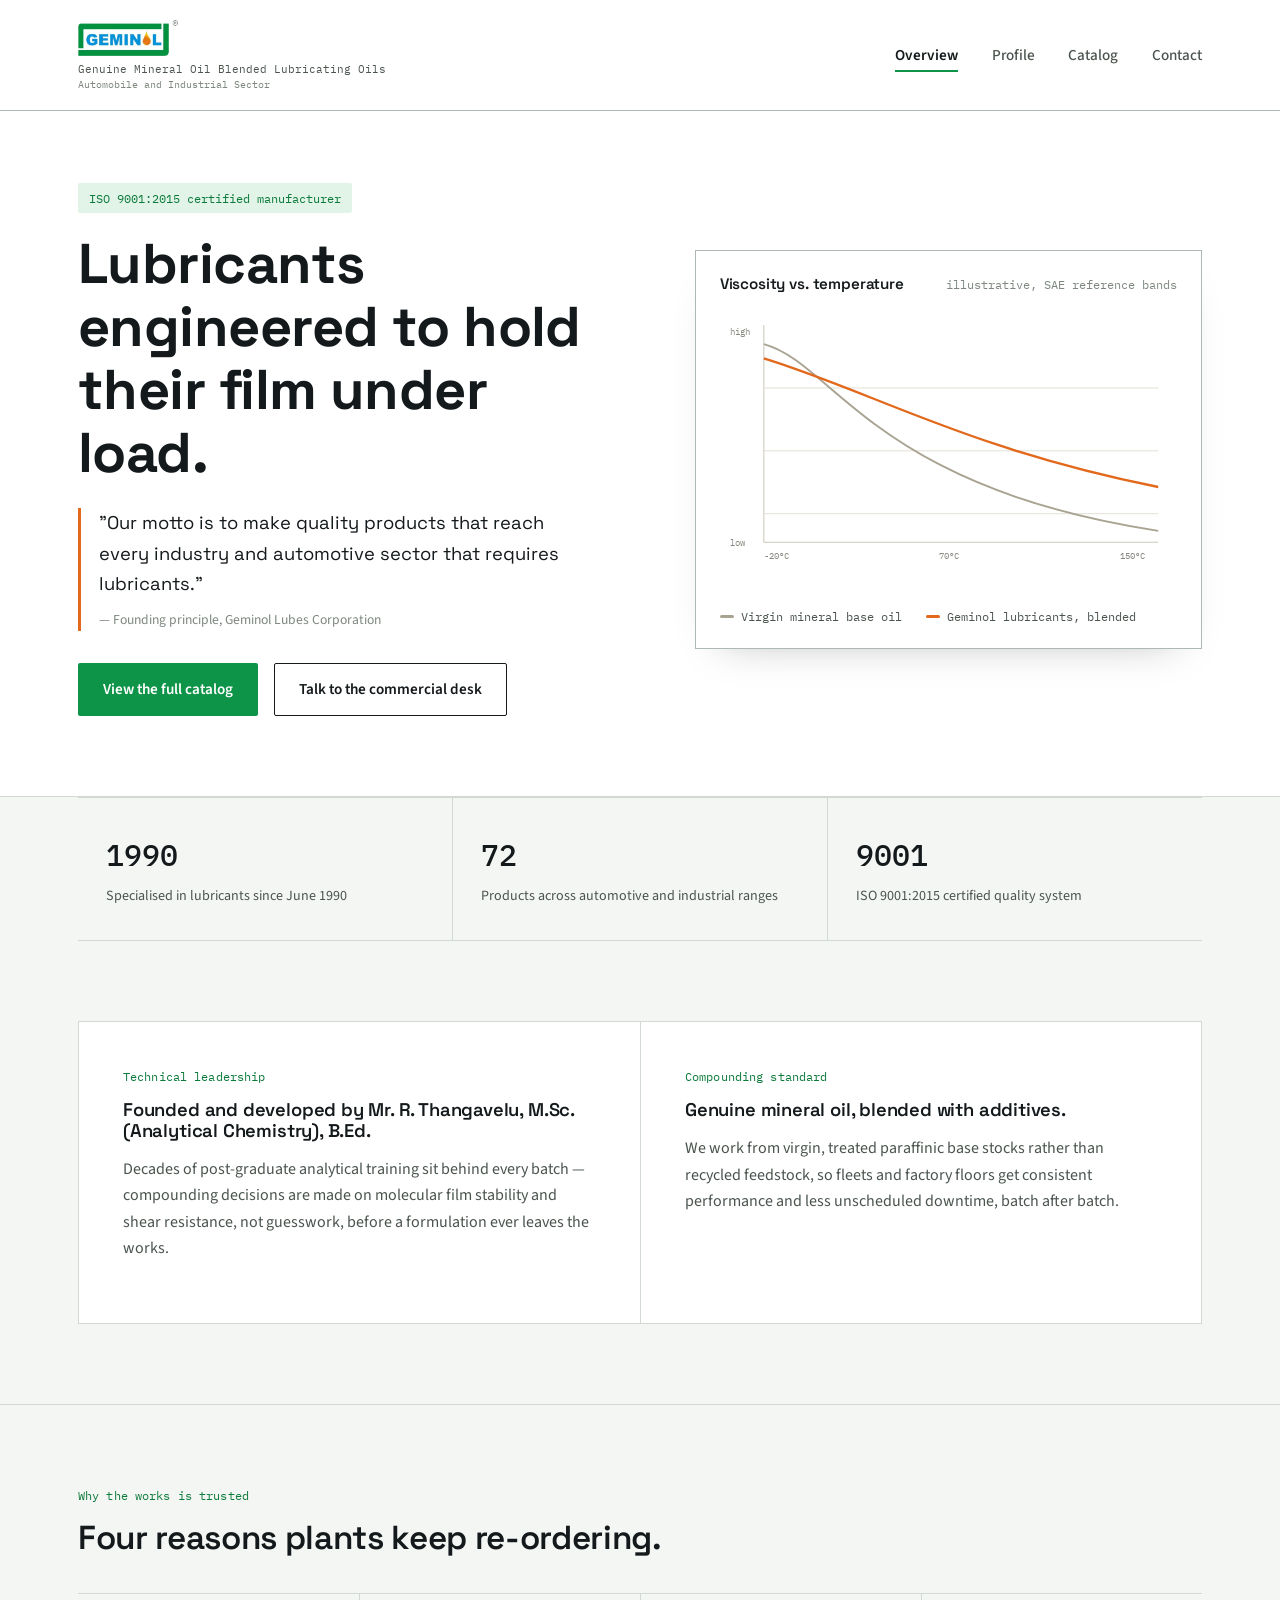
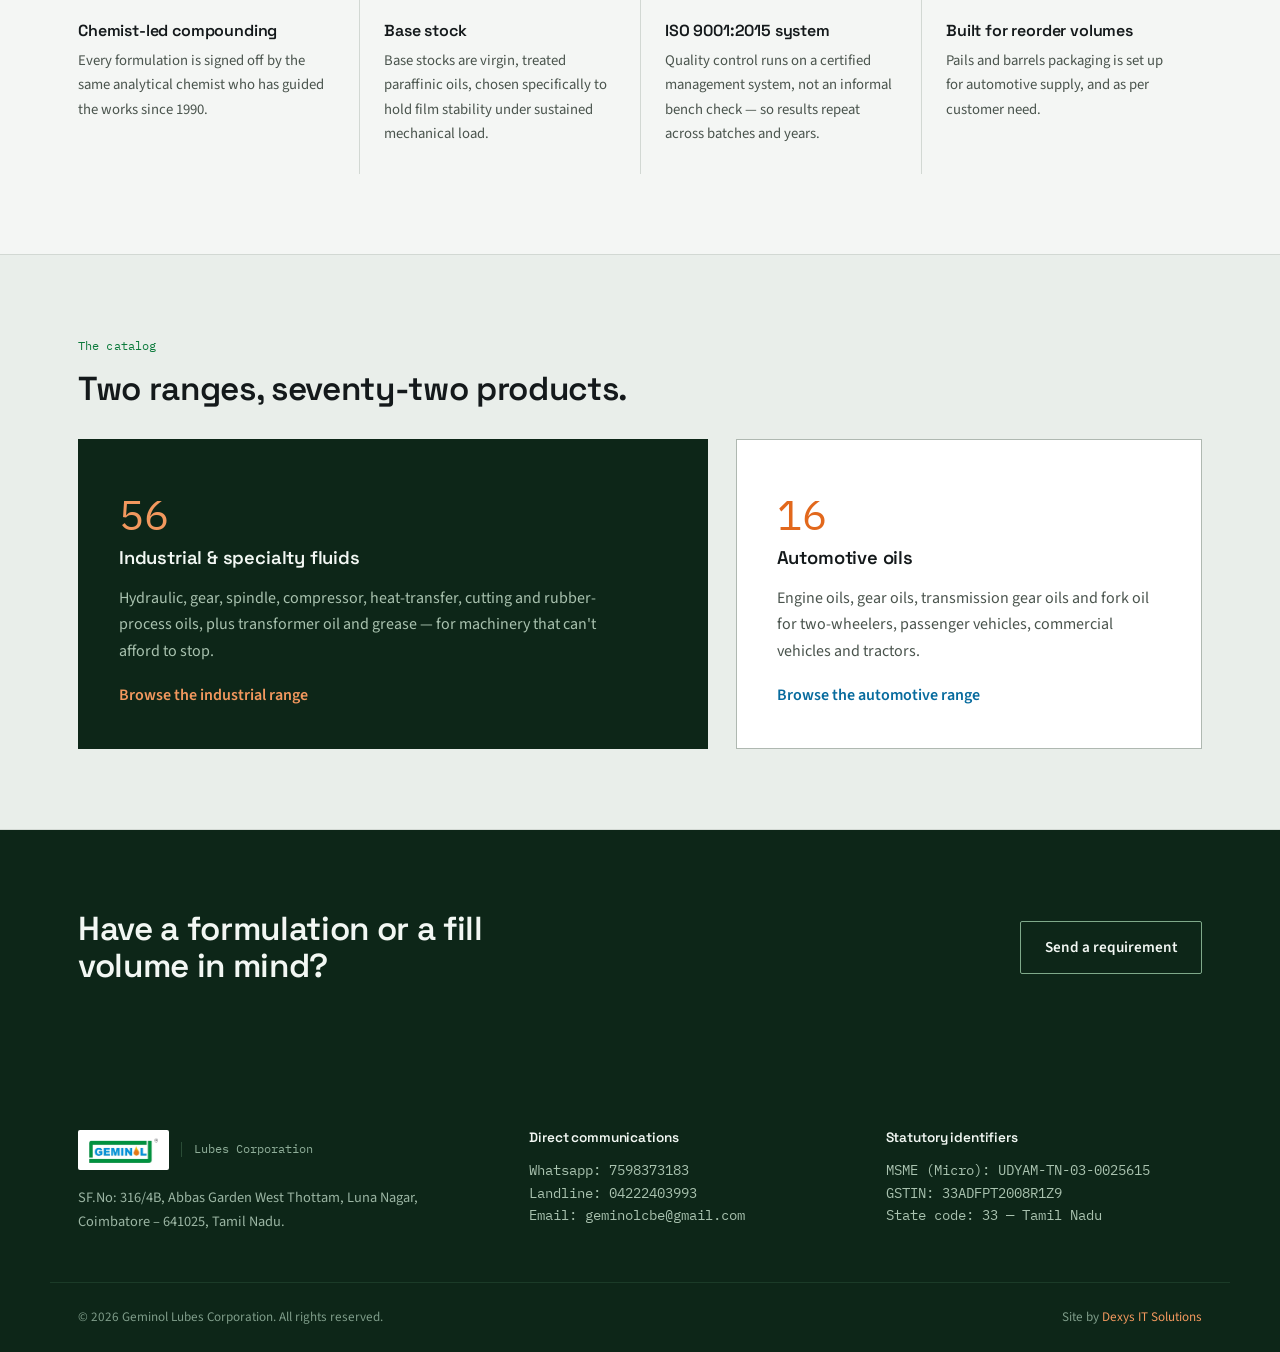
<file: index.html>
<!DOCTYPE html>
<html lang="en">
<head>
  <meta charset="UTF-8">
  <meta name="viewport" content="width=device-width, initial-scale=1.0">

  <!-- Primary SEO -->
  <title>Geminol Lubes Corporation | Automotive & Industrial Lubricants in Coimbatore</title>

  <meta
    name="description"
    content="Geminol Lubes Corporation is an ISO 9001:2015 certified lubricant manufacturer in Coimbatore, offering automotive and industrial lubricating oils across 72 products."
  >

  <meta
    name="keywords"
    content="lubricant manufacturer in Coimbatore, automotive lubricants, industrial lubricants, lubricating oils, engine oil, gear oil, hydraulic oil, compressor oil, cutting oil, transformer oil, Geminol Lubes Corporation"
  >

  <meta name="author" content="Geminol Lubes Corporation">
  <meta name="robots" content="index, follow, max-image-preview:large">
  <meta name="googlebot" content="index, follow, max-image-preview:large">

  <!-- Canonical -->
  <link rel="canonical" href="https://geminolcbe.com/">

  <!-- Favicon -->
  <link rel="icon" href="geminol-logo-r.png" type="image/png">
  <link rel="apple-touch-icon" href="geminol-logo-r.png">

  <!-- Theme -->
  <meta name="theme-color" content="#E2681C">

  <!-- Open Graph -->
  <meta property="og:type" content="website">
  <meta property="og:url" content="https://geminolcbe.com/">
  <meta property="og:title" content="Geminol Lubes Corporation | Automotive & Industrial Lubricants">
  <meta
    property="og:description"
    content="ISO 9001:2015 certified manufacturer of automotive and industrial lubricants in Coimbatore, with 72 products across automotive and industrial ranges."
  >
  <meta property="og:image" content="https://geminolcbe.com/geminol-logo-r.png">
  <meta property="og:image:alt" content="Geminol Lubes Corporation logo">
  <meta property="og:site_name" content="Geminol Lubes Corporation">

  <!-- X / Twitter Card -->
  <meta name="twitter:card" content="summary">
  <meta name="twitter:title" content="Geminol Lubes Corporation | Automotive & Industrial Lubricants">
  <meta
    name="twitter:description"
    content="Automotive and industrial lubricants manufactured by Geminol Lubes Corporation in Coimbatore."
  >
  <meta name="twitter:image" content="https://geminolcbe.com/geminol-logo-r.png">
  <meta name="twitter:image:alt" content="Geminol Lubes Corporation logo">

  <!-- Fonts -->
  <link rel="preconnect" href="https://fonts.googleapis.com">
  <link rel="preconnect" href="https://fonts.gstatic.com" crossorigin>

  <link
    rel="stylesheet"
    href="https://fonts.googleapis.com/css2?family=Space+Grotesk:wght@400;500;600;700&family=IBM+Plex+Mono:wght@400;500;600&family=Source+Sans+3:wght@400;500;600;700&display=swap"
  >

  <!-- Styles -->
  <link rel="stylesheet" href="style.css">

  <!-- Organization + Website Structured Data -->
  <script type="application/ld+json">
  {
    "@context": "https://schema.org",
    "@graph": [
      {
        "@type": "Organization",
        "@id": "https://geminolcbe.com/#organization",
        "name": "Geminol Lubes Corporation",
        "url": "https://geminolcbe.com/",
        "logo": {
          "@type": "ImageObject",
          "url": "https://geminolcbe.com/geminol-logo-r.png"
        },
        "description": "Manufacturer of automotive and industrial lubricants, including engine oils, gear oils, hydraulic oils, spindle oils, compressor oils, cutting oils, transformer oil, grease and other specialty lubricants.",
        "foundingDate": "2007",
        "address": {
          "@type": "PostalAddress",
          "streetAddress": "SF.No: 316/4B, Abbas Garden West Thottam, Luna Nagar",
          "addressLocality": "Coimbatore",
          "postalCode": "641025",
          "addressRegion": "Tamil Nadu",
          "addressCountry": "IN"
        },
        "telephone": "+91-4222403993",
        "email": "geminolcbe@gmail.com"
      },
      {
        "@type": "WebSite",
        "@id": "https://geminolcbe.com/#website",
        "url": "https://geminolcbe.com/",
        "name": "Geminol Lubes Corporation",
        "publisher": {
          "@id": "https://geminolcbe.com/#organization"
        },
        "inLanguage": "en-IN"
      }
    ]
  }
  </script>
</head>
<body>
<a href="#main" class="skip-link">Skip to content</a>

<header class="site-header">
  <div class="header-inner">
    <a href="index.html" class="brand">
      <img src="geminol-logo-r.png" alt="Geminol Lubes Corporation, registered trademark" class="logo-img">
      <span class="brand-info">
        <span class="brand-tagline">Genuine Mineral Oil Blended Lubricating Oils</span>
        <span class="brand-sector">Automobile and Industrial Sector</span>
      </span>
    </a>
    <button class="nav-toggle" aria-label="Toggle menu" aria-expanded="false" aria-controls="primaryNav">
      <span class="bar"></span><span class="bar"></span><span class="bar"></span>
    </button>
    <nav>
      <ul class="nav-menu" id="primaryNav">
        <li><a href="index.html" class="active" aria-current="page">Overview</a></li>
        <li><a href="about.html">Profile</a></li>
        <li><a href="products.html">Catalog</a></li>
        <li><a href="contact.html">Contact</a></li>
      </ul>
    </nav>
  </div>
</header>

<main id="main">

  <!-- ============================ HERO ============================ -->
  <section class="hero">
    <div class="container hero-grid">
      <div class="hero-copy">
        <span class="badge">ISO 9001:2015 certified manufacturer</span>
        <h1>Lubricants engineered to hold their film under load.</h1>
        <blockquote class="motto">
          "Our motto is to make quality products that reach every industry and automotive sector that requires lubricants."
          <cite>— Founding principle, Geminol Lubes Corporation</cite>
        </blockquote>
        <div class="btn-row">
          <a href="products.html" class="btn btn-primary">View the full catalog</a>
          <a href="contact.html" class="btn btn-outline">Talk to the commercial desk</a>
        </div>
      </div>

      <div class="chart-panel">
        <div class="chart-panel-head">
          <h3>Viscosity vs. temperature</h3>
          <span>illustrative, SAE reference bands</span>
        </div>
        <svg class="chart-svg" viewBox="0 0 480 300" xmlns="http://www.w3.org/2000/svg" role="img" aria-label="Chart comparing how viscosity drops with rising temperature for a virgin mineral base oil versus Geminol's blended lubricants">
          <!-- axes -->
          <line x1="46" y1="20" x2="46" y2="248" stroke="#C9C4B4" stroke-width="1"/>
          <line x1="46" y1="248" x2="460" y2="248" stroke="#C9C4B4" stroke-width="1"/>
          <!-- gridlines -->
          <line x1="46" y1="86" x2="460" y2="86" stroke="#E2DFD4" stroke-width="1"/>
          <line x1="46" y1="152" x2="460" y2="152" stroke="#E2DFD4" stroke-width="1"/>
          <line x1="46" y1="218" x2="460" y2="218" stroke="#E2DFD4" stroke-width="1"/>

          <!-- y axis label -->
          <text x="10" y="30" font-family="IBM Plex Mono" font-size="9" fill="#85897F">high</text>
          <text x="10" y="252" font-family="IBM Plex Mono" font-size="9" fill="#85897F">low</text>
          <text x="46" y="266" font-family="IBM Plex Mono" font-size="9" fill="#85897F">-20°C</text>
          <text x="230" y="266" font-family="IBM Plex Mono" font-size="9" fill="#85897F">70°C</text>
          <text x="420" y="266" font-family="IBM Plex Mono" font-size="9" fill="#85897F">150°C</text>

          <!-- virgin mineral base oil : steep drop -->
          <path id="curveBase" class="draw-line" d="M46 40 C 120 60, 160 190, 460 236" fill="none" stroke="#A9A392" stroke-width="2" stroke-dasharray="4 4"/>

          <!-- Geminol Lubricants : flatter curve -->
          <path id="curveLubricants" class="draw-line delay" d="M46 55 C 160 90, 260 150, 460 190" fill="none" stroke="#E2681C" stroke-width="2.5"/>
        </svg>
        <div class="chart-legend">
          <button type="button" class="legend-item" data-curve="curveBase"><i style="background:#A9A392"></i>Virgin mineral base oil</button>
          <button type="button" class="legend-item" data-curve="curveLubricants"><i style="background:#E2681C"></i>Geminol lubricants, blended</button>
        </div>
      </div>
    </div>
  </section>

  <!-- ============================ STAT LINE ============================ -->
  <div class="container">
    <div class="stat-line">
      <div class="stat">
        <span class="num">1990</span>
        <span class="label">Specialised in lubricants since June 1990</span>
      </div>
      <div class="stat">
        <span class="num">72</span>
        <span class="label">Products across automotive and industrial ranges</span>
      </div>
      <div class="stat">
        <span class="num">9001</span>
        <span class="label">ISO 9001:2015 certified quality system</span>
      </div>
    </div>
  </div>

  <!-- ============================ LEADERSHIP / STANDARDS ============================ -->
  <section class="section">
    <div class="container">
      <div class="doc-split">
        <div class="doc-col">
          <span class="kicker">Technical leadership</span>
          <h3>Founded and developed by Mr. R. Thangavelu, M.Sc. (Analytical Chemistry), B.Ed.</h3>
          <p>Decades of post-graduate analytical training sit behind every batch — compounding decisions are made on molecular film stability and shear resistance, not guesswork, before a formulation ever leaves the works.</p>
        </div>
        <div class="doc-col">
          <span class="kicker">Compounding standard</span>
          <h3>Genuine mineral oil, blended with additives.</h3>
          <p>We work from virgin, treated paraffinic base stocks rather than recycled feedstock, so fleets and factory floors get consistent performance and less unscheduled downtime, batch after batch.</p>
        </div>
      </div>
    </div>
  </section>

  <!-- ============================ WHY GEMINOL ============================ -->
  <section class="section">
    <div class="container">
      <span class="kicker">Why the works is trusted</span>
      <h2 style="margin-bottom:2.25rem;">Four reasons plants keep re-ordering.</h2>
      <div class="reason-grid">
        <div class="reason">
          <h3>Chemist-led compounding</h3>
          <p>Every formulation is signed off by the same analytical chemist who has guided the works since 1990.</p>
        </div>
        <div class="reason">
          <h3>Base stock</h3>
          <p>Base stocks are virgin, treated paraffinic oils, chosen specifically to hold film stability under sustained mechanical load.</p>
        </div>
        <div class="reason">
          <h3>ISO 9001:2015 system</h3>
          <p>Quality control runs on a certified management system, not an informal bench check — so results repeat across batches and years.</p>
        </div>
        <div class="reason">
          <h3>Built for reorder volumes</h3>
          <p>Pails and barrels packaging is set up for automotive supply, and as per customer need.</p>
        </div>
      </div>
    </div>
  </section>

  <!-- ============================ CATEGORY PREVIEW ============================ -->
  <section class="section section--surface">
    <div class="container">
      <span class="kicker">The catalog</span>
      <h2>Two ranges, seventy-two products.</h2>
      <div class="category-grid" style="margin-top:2rem;">
        <a class="category-panel is-primary" href="products.html#industrial">
          <div>
            <span class="category-count">56</span>
            <h3>Industrial &amp; specialty fluids</h3>
            <p>Hydraulic, gear, spindle, compressor, heat-transfer, cutting and rubber-process oils, plus transformer oil and grease — for machinery that can't afford to stop.</p>
          </div>
          <span class="cat-link">Browse the industrial range</span>
        </a>
        <a class="category-panel" href="products.html#automotive">
          <div>
            <span class="category-count">16</span>
            <h3>Automotive oils</h3>
            <p>Engine oils, gear oils, transmission gear oils and fork oil for two-wheelers, passenger vehicles, commercial vehicles and tractors.</p>
          </div>
          <span class="cat-link">Browse the automotive range</span>
        </a>
      </div>
    </div>
  </section>


  <!-- ============================ CTA BAND ============================ -->
  <section class="section section--ink">
    <div class="container cta-band">
      <h2>Have a formulation or a fill volume in mind?</h2>
      <a href="contact.html" class="btn btn-outline">Send a requirement</a>
    </div>
  </section>

</main>

<footer class="site-footer">
  <div class="container footer-grid">
    <div>
      <div class="footer-brand">
        <span class="footer-logo-chip"><img src="geminol-logo-r.png" alt="Geminol Lubes Corporation, registered trademark"></span>
        <span class="brand-tag">Lubes Corporation</span>
      </div>
      <p>SF.No: 316/4B, Abbas Garden West Thottam, Luna Nagar, Coimbatore – 641025, Tamil Nadu.</p>
    </div>
    <div>
      <h4>Direct communications</h4>
      <p class="mono">Whatsapp: 7598373183<br>Landline: 04222403993<br>Email: geminolcbe@gmail.com</p>
    </div>
    <div>
      <h4>Statutory identifiers</h4>
      <p class="mono">MSME (Micro): UDYAM-TN-03-0025615<br>GSTIN: 33ADFPT2008R1Z9<br>State code: 33 — Tamil Nadu</p>
    </div>
  </div>
  <div class="footer-bottom">
    <span>© 2026 Geminol Lubes Corporation. All rights reserved.</span>
    <span>Site by <a href="https://dexys.in" target="_blank" rel="noopener">Dexys IT Solutions</a></span>
  </div>
</footer>

<script src="app.js"></script>
</body>
</html>
</file>
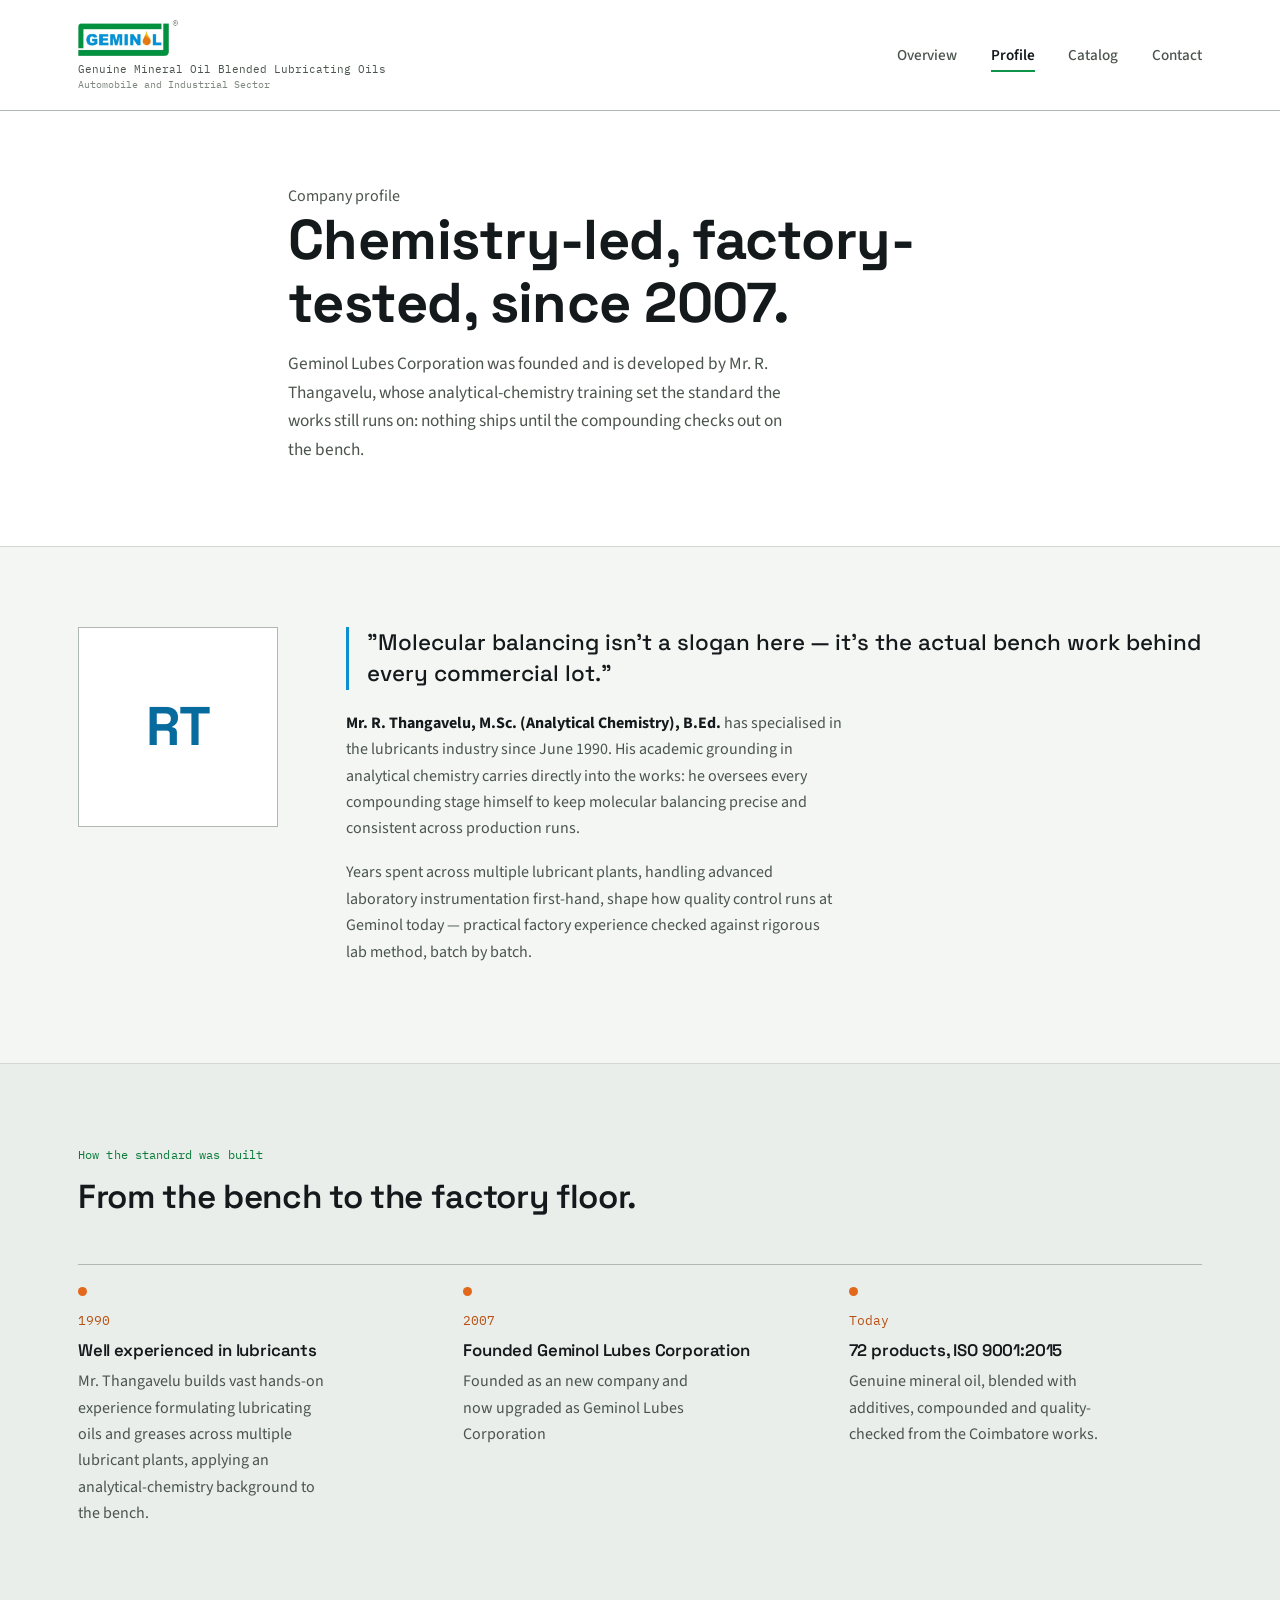
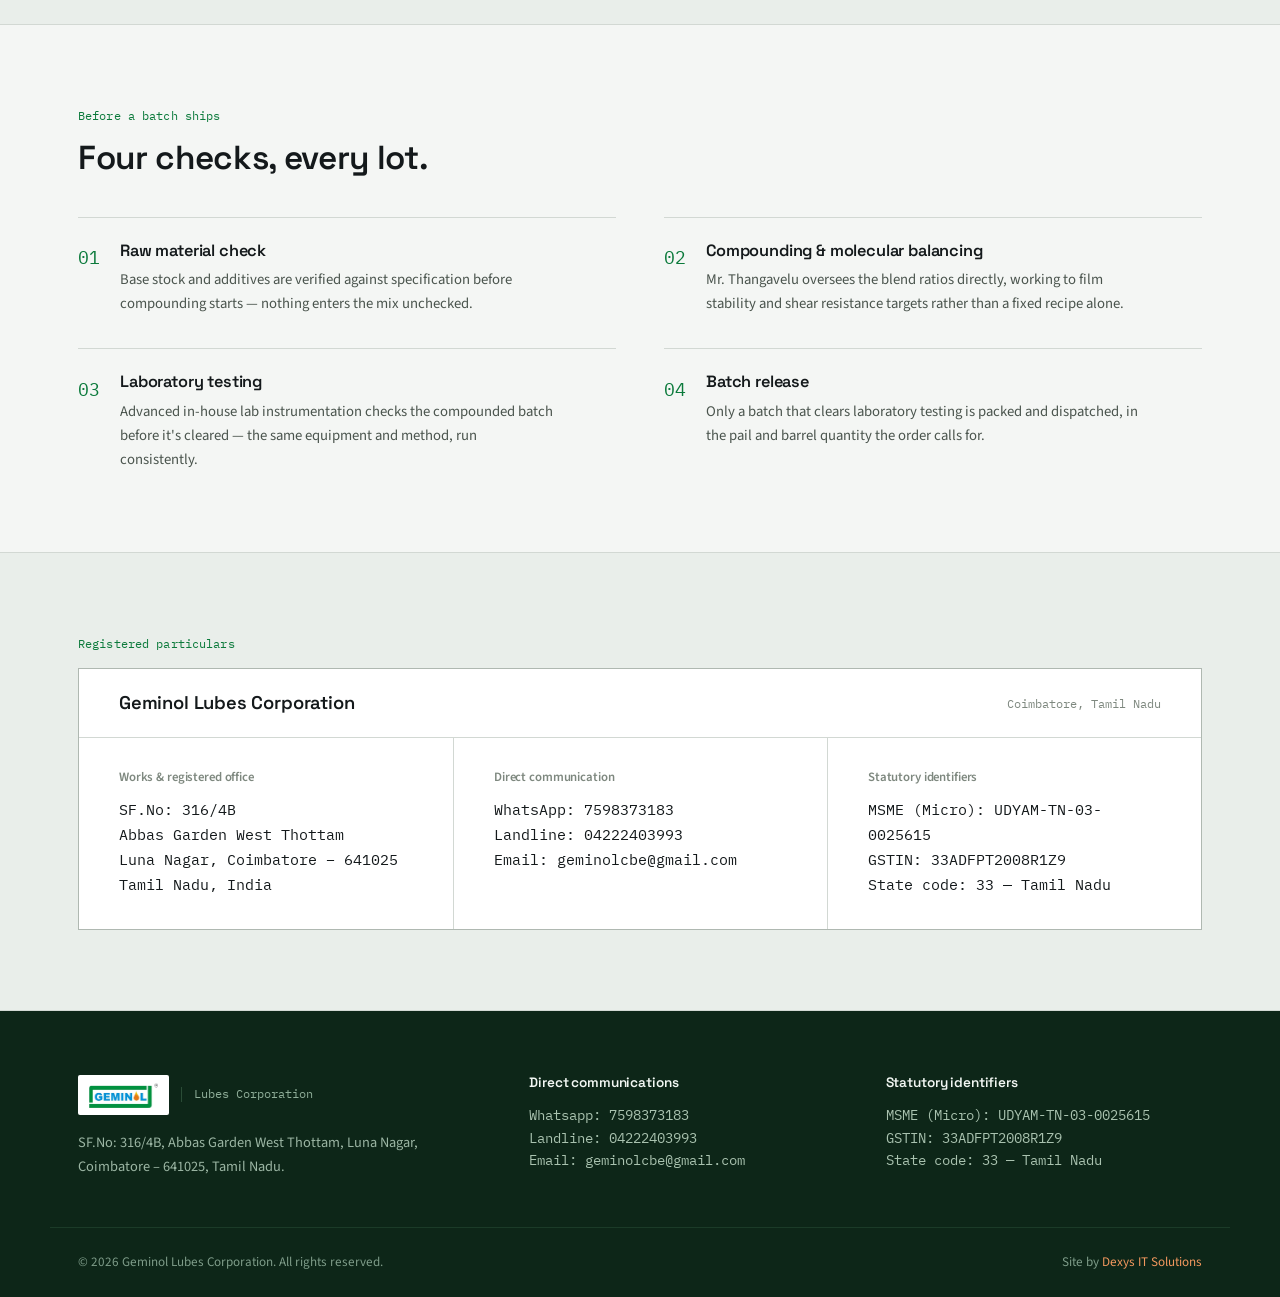
<file: about.html>
<!DOCTYPE html>
<html lang="en">
<head>
  <meta charset="UTF-8">
  <meta name="viewport" content="width=device-width, initial-scale=1.0">

  <!-- Primary SEO -->
  <title>About Geminol Lubes Corporation | Lubricant Manufacturer in Coimbatore</title>

  <meta
    name="description"
    content="Learn about Geminol Lubes Corporation, a Coimbatore-based manufacturer of automotive and industrial lubricants, founded in 2007 and developed by analytical chemist Mr. R. Thangavelu."
  >

  <meta
    name="keywords"
    content="Geminol Lubes Corporation, lubricant manufacturer in Coimbatore, lubricant manufacturer Tamil Nadu, automotive lubricant manufacturer, industrial lubricant manufacturer, lubricant company Coimbatore, analytical chemistry lubricants, ISO 9001 lubricant manufacturer"
  >

  <meta name="author" content="Geminol Lubes Corporation">
  <meta name="robots" content="index, follow, max-image-preview:large">
  <meta name="googlebot" content="index, follow, max-image-preview:large">

  <!-- Canonical -->
  <link rel="canonical" href="https://geminolcbe.com/about.html">

  <!-- Favicon -->
  <link rel="icon" href="geminol-logo-r.png" type="image/png">
  <link rel="apple-touch-icon" href="geminol-logo-r.png">

  <!-- Theme -->
  <meta name="theme-color" content="#E2681C">

  <!-- Open Graph -->
  <meta property="og:type" content="website">
  <meta property="og:url" content="https://geminolcbe.com/about.html">
  <meta property="og:title" content="About Geminol Lubes Corporation | Lubricant Manufacturer">
  <meta
    property="og:description"
    content="Discover Geminol Lubes Corporation's history, analytical chemistry-led approach, quality control process and lubricant manufacturing operations in Coimbatore."
  >
  <meta property="og:image" content="https://geminolcbe.com/geminol-logo-r.png">
  <meta property="og:image:alt" content="Geminol Lubes Corporation logo">
  <meta property="og:site_name" content="Geminol Lubes Corporation">

  <!-- X / Twitter -->
  <meta name="twitter:card" content="summary">
  <meta name="twitter:title" content="About Geminol Lubes Corporation">
  <meta
    name="twitter:description"
    content="Learn about Geminol Lubes Corporation, its lubricant manufacturing experience and quality control approach in Coimbatore."
  >
  <meta name="twitter:image" content="https://geminolcbe.com/geminol-logo-r.png">
  <meta name="twitter:image:alt" content="Geminol Lubes Corporation logo">

  <!-- Fonts -->
  <link rel="preconnect" href="https://fonts.googleapis.com">
  <link rel="preconnect" href="https://fonts.gstatic.com" crossorigin>

  <link
    rel="stylesheet"
    href="https://fonts.googleapis.com/css2?family=Space+Grotesk:wght@400;500;600;700&family=IBM+Plex+Mono:wght@400;500;600&family=Source+Sans+3:wght@400;500;600;700&display=swap"
  >

  <link rel="stylesheet" href="style.css">

  <!-- Structured Data -->
  <script type="application/ld+json">
  {
    "@context": "https://schema.org",
    "@graph": [
      {
        "@type": "Organization",
        "@id": "https://geminolcbe.com/#organization",
        "name": "Geminol Lubes Corporation",
        "url": "https://geminolcbe.com/",
        "logo": {
          "@type": "ImageObject",
          "url": "https://geminolcbe.com/geminol-logo-r.png"
        },
        "description": "Manufacturer of automotive and industrial lubricants in Coimbatore, Tamil Nadu.",
        "foundingDate": "2007",
        "address": {
          "@type": "PostalAddress",
          "streetAddress": "SF.No: 316/4B, Abbas Garden West Thottam, Luna Nagar",
          "addressLocality": "Coimbatore",
          "postalCode": "641025",
          "addressRegion": "Tamil Nadu",
          "addressCountry": "IN"
        },
        "telephone": "+91-4222403993",
        "email": "geminolcbe@gmail.com",
        "founder": {
          "@id": "https://geminolcbe.com/#founder"
        }
      },
      {
        "@type": "Person",
        "@id": "https://geminolcbe.com/#founder",
        "name": "R. Thangavelu",
        "jobTitle": "Founder",
        "description": "Founder and developer of Geminol Lubes Corporation with an academic background in analytical chemistry and experience in the lubricants industry since June 1990."
      },
      {
        "@type": "AboutPage",
        "@id": "https://geminolcbe.com/about.html#about",
        "url": "https://geminolcbe.com/about.html",
        "name": "About Geminol Lubes Corporation",
        "description": "Company profile, history, manufacturing approach and quality control process of Geminol Lubes Corporation.",
        "isPartOf": {
          "@id": "https://geminolcbe.com/#organization"
        }
      }
    ]
  }
  </script>
</head>
<body>
<a href="#main" class="skip-link">Skip to content</a>

<header class="site-header">
  <div class="header-inner">
    <a href="index.html" class="brand">
      <img src="geminol-logo-r.png" alt="Geminol Lubes Corporation, registered trademark" class="logo-img">
      <span class="brand-info">
        <span class="brand-tagline">Genuine Mineral Oil Blended Lubricating Oils</span>
        <span class="brand-sector">Automobile and Industrial Sector</span>
      </span>
    </a>
    <button class="nav-toggle" aria-label="Toggle menu" aria-expanded="false" aria-controls="primaryNav">
      <span class="bar"></span><span class="bar"></span><span class="bar"></span>
    </button>
    <nav>
      <ul class="nav-menu" id="primaryNav">
        <li><a href="index.html">Overview</a></li>
        <li><a href="about.html" class="active" aria-current="page">Profile</a></li>
        <li><a href="products.html">Catalog</a></li>
        <li><a href="contact.html">Contact</a></li>
      </ul>
    </nav>
  </div>
</header>

<main id="main">

  <section class="hero" style="padding-bottom:4rem;">
    <div class="container" style="max-width:760px;">
      <span class="badge">Company profile</span>
      <h1 style="max-width:none;">Chemistry-led, factory-tested, since 2007.</h1>
      <p class="lede">Geminol Lubes Corporation was founded and is developed by Mr. R. Thangavelu, whose analytical-chemistry training set the standard the works still runs on: nothing ships until the compounding checks out on the bench.</p>
    </div>
  </section>

  <!-- ============================ FOUNDER ============================ -->
  <section class="section">
    <div class="container">
      <div class="founder">
        <div class="founder-mark">RT</div>
        <div>
          <blockquote>"Molecular balancing isn't a slogan here — it's the actual bench work behind every commercial lot."</blockquote>
          <p><strong style="color:var(--ink)">Mr. R. Thangavelu, M.Sc. (Analytical Chemistry), B.Ed.</strong> has specialised in the lubricants industry since June 1990. His academic grounding in analytical chemistry carries directly into the works: he oversees every compounding stage himself to keep molecular balancing precise and consistent across production runs.</p>
          <p>Years spent across multiple lubricant plants, handling advanced laboratory instrumentation first-hand, shape how quality control runs at Geminol today — practical factory experience checked against rigorous lab method, batch by batch.</p>
        </div>
      </div>
    </div>
  </section>

  <!-- ============================ TIMELINE ============================ -->
  <section class="section section--surface">
    <div class="container">
      <span class="kicker">How the standard was built</span>
      <h2 style="margin-bottom:2.5rem;">From the bench to the factory floor.</h2>
      <div class="timeline">
        <div class="timeline-item">
          <span class="yr">1990</span>
          <h3 style="margin:0.5rem 0 0.5rem; font-size:1.05rem;">Well experienced in lubricants</h3>
          <p style="max-width:32ch;">Mr. Thangavelu builds vast hands-on experience formulating lubricating oils and greases across multiple lubricant plants, applying an analytical-chemistry background to the bench.</p>
        </div>
        <div class="timeline-item">
          <span class="yr">2007</span>
          <h3 style="margin:0.5rem 0 0.5rem; font-size:1.05rem;">Founded Geminol Lubes Corporation</h3>
          <p style="max-width:32ch;">Founded as an new company and now upgraded as Geminol Lubes Corporation</p>
        </div>
        <div class="timeline-item">
          <span class="yr">Today</span>
          <h3 style="margin:0.5rem 0 0.5rem; font-size:1.05rem;">72 products, ISO 9001:2015</h3>
          <p style="max-width:32ch;">Genuine mineral oil, blended with additives, compounded and quality-checked from the Coimbatore works.</p>
        </div>
      </div>
    </div>
  </section>

  <!-- ============================ QC PROCESS ============================ -->
  <section class="section">
    <div class="container">
      <span class="kicker">Before a batch ships</span>
      <h2 style="margin-bottom:2.5rem;">Four checks, every lot.</h2>
      <div class="process-list">
        <div class="process-step">
          <span class="step-no">01</span>
          <div>
            <h3>Raw material check</h3>
            <p>Base stock and additives are verified against specification before compounding starts — nothing enters the mix unchecked.</p>
          </div>
        </div>
        <div class="process-step">
          <span class="step-no">02</span>
          <div>
            <h3>Compounding &amp; molecular balancing</h3>
            <p>Mr. Thangavelu oversees the blend ratios directly, working to film stability and shear resistance targets rather than a fixed recipe alone.</p>
          </div>
        </div>
        <div class="process-step">
          <span class="step-no">03</span>
          <div>
            <h3>Laboratory testing</h3>
            <p>Advanced in-house lab instrumentation checks the compounded batch before it's cleared — the same equipment and method, run consistently.</p>
          </div>
        </div>
        <div class="process-step">
          <span class="step-no">04</span>
          <div>
            <h3>Batch release</h3>
            <p>Only a batch that clears laboratory testing is packed and dispatched, in the pail and barrel quantity the order calls for.</p>
          </div>
        </div>
      </div>
    </div>
  </section>

  <!-- ============================ STATUTORY / CERTIFICATE BLOCK ============================ -->
  <section class="section section--surface">
    <div class="container">
      <span class="kicker">Registered particulars</span>
      <div class="certificate">
        <div class="certificate-head">
          <h3>Geminol Lubes Corporation</h3>
          <span>Coimbatore, Tamil Nadu</span>
        </div>
        <div class="certificate-grid">
          <div class="certificate-cell">
            <h4>Works &amp; registered office</h4>
            <div class="val">SF.No: 316/4B<br>Abbas Garden West Thottam<br>Luna Nagar, Coimbatore – 641025<br>Tamil Nadu, India</div>
          </div>
          <div class="certificate-cell">
            <h4>Direct communication</h4>
            <div class="val">WhatsApp: 7598373183<br>Landline: 04222403993<br>Email: geminolcbe@gmail.com</div>
          </div>
          <div class="certificate-cell">
            <h4>Statutory identifiers</h4>
            <div class="val">MSME (Micro): UDYAM-TN-03-0025615<br>GSTIN: 33ADFPT2008R1Z9<br>State code: 33 — Tamil Nadu</div>
          </div>
        </div>
      </div>
    </div>
  </section>

</main>

<footer class="site-footer">
  <div class="container footer-grid">
    <div>
      <div class="footer-brand">
        <span class="footer-logo-chip"><img src="geminol-logo-r.png" alt="Geminol Lubes Corporation, registered trademark"></span>
        <span class="brand-tag">Lubes Corporation</span>
      </div>
      <p>SF.No: 316/4B, Abbas Garden West Thottam, Luna Nagar, Coimbatore – 641025, Tamil Nadu.</p>
    </div>
    <div>
      <h4>Direct communications</h4>
      <p class="mono">Whatsapp: 7598373183<br>Landline: 04222403993<br>Email: geminolcbe@gmail.com</p>
    </div>
    <div>
      <h4>Statutory identifiers</h4>
      <p class="mono">MSME (Micro): UDYAM-TN-03-0025615<br>GSTIN: 33ADFPT2008R1Z9<br>State code: 33 — Tamil Nadu</p>
    </div>
  </div>
  <div class="footer-bottom">
    <span>© 2026 Geminol Lubes Corporation. All rights reserved.</span>
    <span>Site by <a href="https://dexys.in" target="_blank" rel="noopener">Dexys IT Solutions</a></span>
  </div>
</footer>

<script src="app.js"></script>
</body>
</html>
</file>
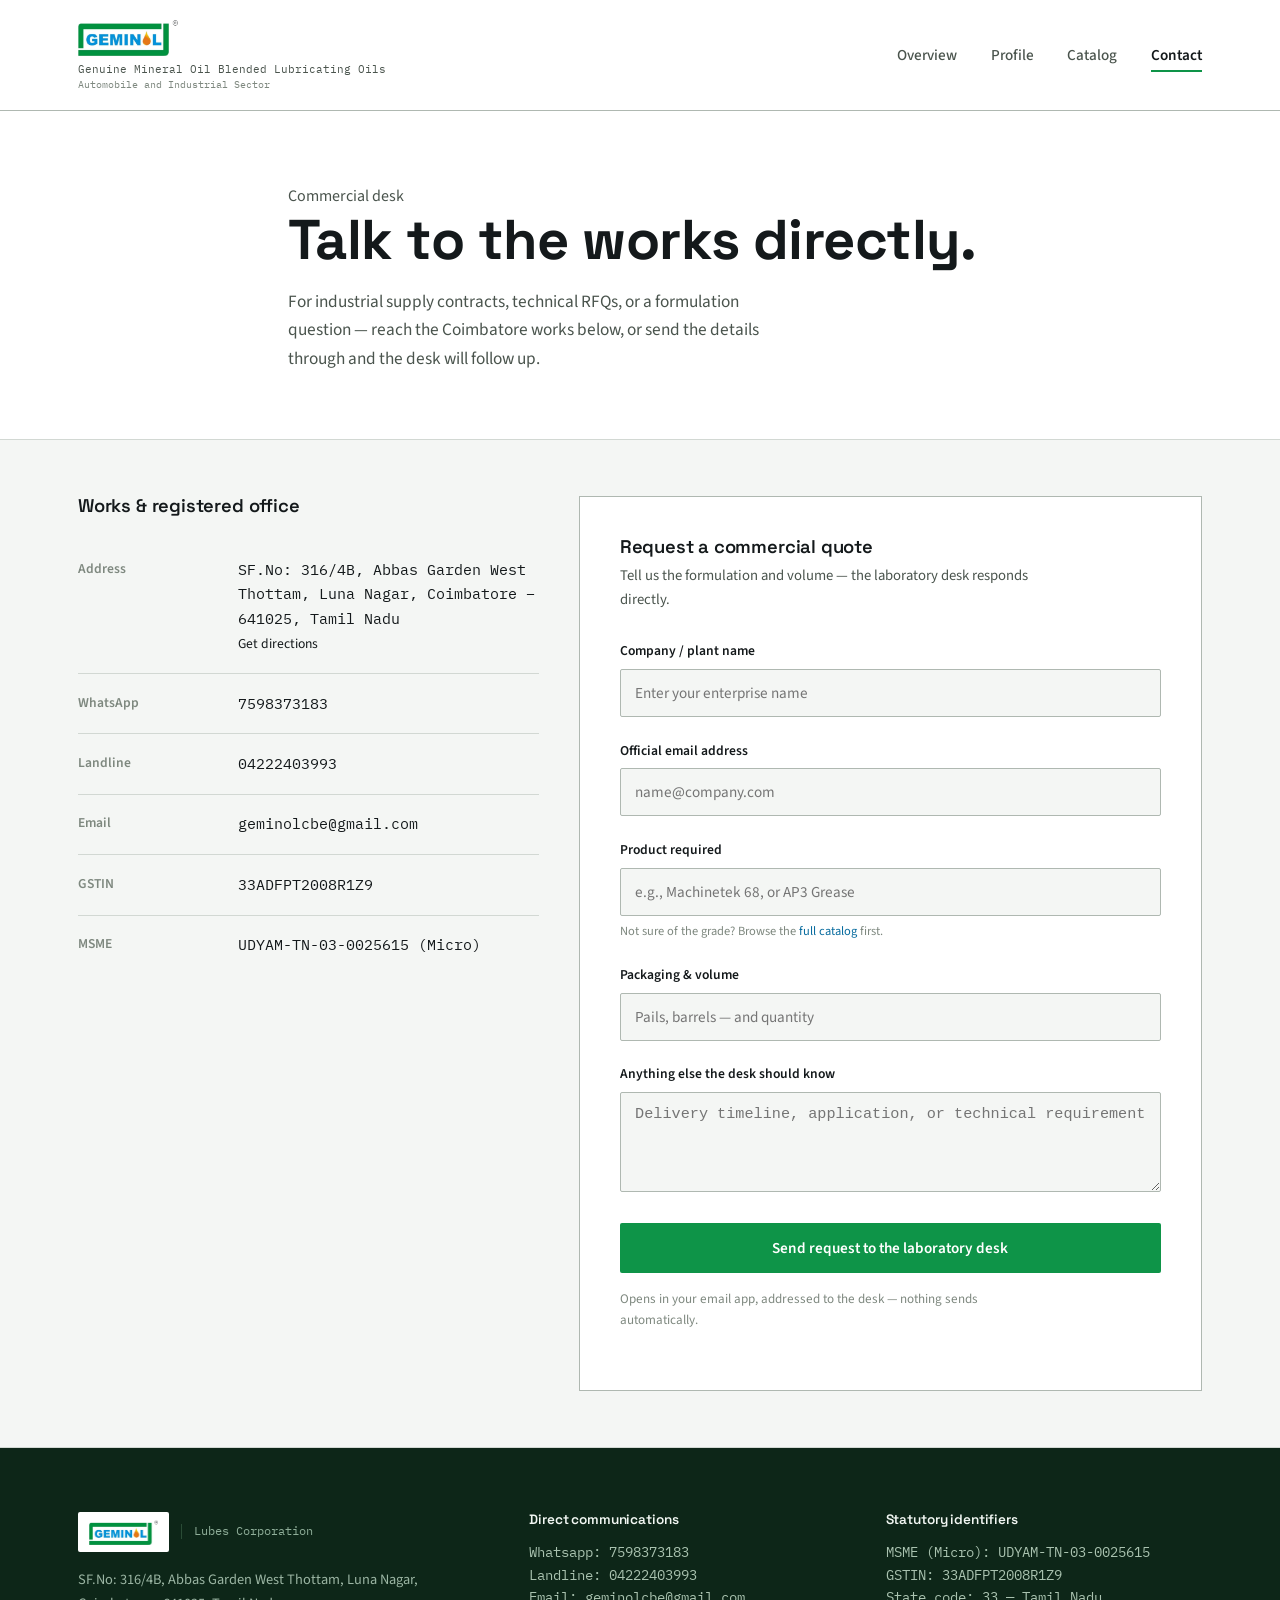
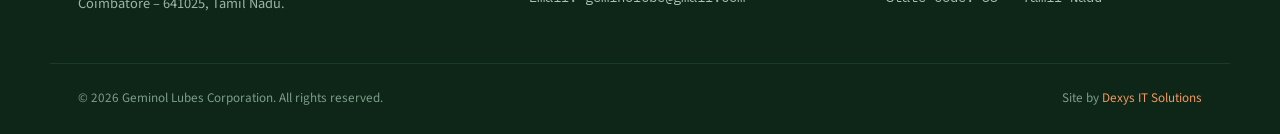
<file: contact.html>
<!DOCTYPE html>
<html lang="en">
<head>
  <meta charset="UTF-8">
  <meta name="viewport" content="width=device-width, initial-scale=1.0">

  <!-- Primary SEO -->
  <title>Contact Geminol Lubes | Lubricant Manufacturer in Coimbatore</title>

  <meta
    name="description"
    content="Contact Geminol Lubes Corporation in Coimbatore for automotive and industrial lubricant enquiries, bulk supply, technical RFQs, formulations and commercial quotes."
  >

  <meta
    name="keywords"
    content="contact lubricant manufacturer Coimbatore, lubricant supplier Coimbatore, industrial lubricant supplier, automotive lubricant supplier, lubricant RFQ, industrial oil quotation, lubricant bulk supply, Geminol Lubes contact"
  >

  <meta name="author" content="Geminol Lubes Corporation">
  <meta name="robots" content="index, follow, max-image-preview:large">
  <meta name="googlebot" content="index, follow, max-image-preview:large">

  <!-- Canonical -->
  <link rel="canonical" href="https://geminolcbe.com/contact.html">

  <!-- Favicon -->
  <link rel="icon" href="geminol-logo-r.png" type="image/png">
  <link rel="apple-touch-icon" href="geminol-logo-r.png">

  <!-- Theme -->
  <meta name="theme-color" content="#E2681C">

  <!-- Open Graph -->
  <meta property="og:type" content="website">
  <meta property="og:url" content="https://geminolcbe.com/contact.html">
  <meta property="og:title" content="Contact Geminol Lubes | Coimbatore Lubricant Manufacturer">
  <meta
    property="og:description"
    content="Contact Geminol Lubes Corporation for lubricant supply enquiries, technical RFQs, formulations and commercial quotes from its Coimbatore works."
  >
  <meta property="og:image" content="https://geminolcbe.com/geminol-logo-r.png">
  <meta property="og:image:alt" content="Geminol Lubes Corporation logo">
  <meta property="og:site_name" content="Geminol Lubes Corporation">

  <!-- X / Twitter -->
  <meta name="twitter:card" content="summary">
  <meta name="twitter:title" content="Contact Geminol Lubes Corporation">
  <meta
    name="twitter:description"
    content="Contact Geminol Lubes Corporation in Coimbatore for automotive and industrial lubricant enquiries and commercial RFQs."
  >
  <meta name="twitter:image" content="https://geminolcbe.com/geminol-logo-r.png">
  <meta name="twitter:image:alt" content="Geminol Lubes Corporation logo">

  <!-- Fonts -->
  <link rel="preconnect" href="https://fonts.googleapis.com">
  <link rel="preconnect" href="https://fonts.gstatic.com" crossorigin>

  <link
    rel="stylesheet"
    href="https://fonts.googleapis.com/css2?family=Space+Grotesk:wght@400;500;600;700&family=IBM+Plex+Mono:wght@400;500;600&family=Source+Sans+3:wght@400;500;600;700&display=swap"
  >

  <link rel="stylesheet" href="style.css">

  <!-- Structured Data -->
  <script type="application/ld+json">
  {
    "@context": "https://schema.org",
    "@graph": [
      {
        "@type": "Organization",
        "@id": "https://geminolcbe.com/#organization",
        "name": "Geminol Lubes Corporation",
        "url": "https://geminolcbe.com/",
        "logo": {
          "@type": "ImageObject",
          "url": "https://geminolcbe.com/geminol-logo-r.png"
        },
        "description": "Manufacturer of automotive and industrial lubricants based in Coimbatore, Tamil Nadu.",
        "address": {
          "@type": "PostalAddress",
          "streetAddress": "SF.No: 316/4B, Abbas Garden West Thottam, Luna Nagar",
          "addressLocality": "Coimbatore",
          "postalCode": "641025",
          "addressRegion": "Tamil Nadu",
          "addressCountry": "IN"
        },
        "telephone": "+91-4222403993",
        "email": "geminolcbe@gmail.com"
      },
      {
        "@type": "ContactPage",
        "@id": "https://geminolcbe.com/contact.html#contact",
        "url": "https://geminolcbe.com/contact.html",
        "name": "Contact Geminol Lubes Corporation",
        "description": "Contact Geminol Lubes Corporation for automotive and industrial lubricant enquiries, technical RFQs and commercial requirements.",
        "isPartOf": {
          "@id": "https://geminolcbe.com/#organization"
        },
        "mainEntity": {
          "@id": "https://geminolcbe.com/#organization"
        }
      }
    ]
  }
  </script>
</head>
<body>
<a href="#main" class="skip-link">Skip to content</a>

<header class="site-header">
  <div class="header-inner">
    <a href="index.html" class="brand">
      <img src="geminol-logo-r.png" alt="Geminol Lubes Corporation, registered trademark" class="logo-img">
      <span class="brand-info">
        <span class="brand-tagline">Genuine Mineral Oil Blended Lubricating Oils</span>
        <span class="brand-sector">Automobile and Industrial Sector</span>
      </span>
    </a>
    <button class="nav-toggle" aria-label="Toggle menu" aria-expanded="false" aria-controls="primaryNav">
      <span class="bar"></span><span class="bar"></span><span class="bar"></span>
    </button>
    <nav>
      <ul class="nav-menu" id="primaryNav">
        <li><a href="index.html">Overview</a></li>
        <li><a href="about.html">Profile</a></li>
        <li><a href="products.html">Catalog</a></li>
        <li><a href="contact.html" class="active" aria-current="page">Contact</a></li>
      </ul>
    </nav>
  </div>
</header>

<main id="main">

  <section class="hero" style="padding-bottom:3rem;">
    <div class="container" style="max-width:760px;">
      <span class="badge">Commercial desk</span>
      <h1 style="max-width:none;">Talk to the works directly.</h1>
      <p class="lede">For industrial supply contracts, technical RFQs, or a formulation question — reach the Coimbatore works below, or send the details through and the desk will follow up.</p>
    </div>
  </section>

  <section class="section section--tight">
    <div class="container">
      <div class="contact-grid">

        <div class="contact-info">
          <h3 style="margin-bottom:1.5rem;">Works &amp; registered office</h3>
          <div class="row">
            <span class="k">Address</span>
            <span class="v">SF.No: 316/4B, Abbas Garden West Thottam, Luna Nagar, Coimbatore – 641025, Tamil Nadu<br><a href="https://www.google.com/maps/search/?api=1&query=SF.No+316%2F4B%2C+Abbas+Garden+West+Thottam%2C+Luna+Nagar%2C+Coimbatore+641025%2C+Tamil+Nadu" target="_blank" rel="noopener" style="font-family:var(--f-body); font-size:0.85rem;">Get directions</a></span>
          </div>
          <div class="row">
            <span class="k">WhatsApp</span>
            <span class="v"><a href="tel:+917598373183">7598373183</a></span>
          </div>
          <div class="row">
            <span class="k">Landline</span>
            <span class="v"><a href="tel:+914222403993">04222403993</a></span>
          </div>
          <div class="row">
            <span class="k">Email</span>
            <span class="v"><a href="mailto:geminolcbe@gmail.com">geminolcbe@gmail.com</a></span>
          </div>
          <div class="row">
            <span class="k">GSTIN</span>
            <span class="v">33ADFPT2008R1Z9</span>
          </div>
          <div class="row" style="border-bottom:none;">
            <span class="k">MSME</span>
            <span class="v">UDYAM-TN-03-0025615 (Micro)</span>
          </div>
        </div>

        <div class="form-panel">
          <h3 style="margin-bottom:0.4rem;">Request a commercial quote</h3>
          <p id="formIntro" style="font-size:0.92rem; margin-bottom:1.75rem;">Tell us the formulation and volume — the laboratory desk responds directly.</p>
          <form id="rfqForm" novalidate>
            <div class="field">
              <label for="company">Company / plant name</label>
              <input type="text" id="company" name="company" placeholder="Enter your enterprise name" required>
            </div>
            <div class="field">
              <label for="email">Official email address</label>
              <input type="email" id="email" name="email" placeholder="name@company.com" required>
            </div>
            <div class="field">
              <label for="formulation">Product required</label>
              <input type="text" id="formulation" name="formulation" placeholder="e.g., Machinetek 68, or AP3 Grease">
              <span class="hint">Not sure of the grade? Browse the <a href="products.html">full catalog</a> first.</span>
            </div>
            <div class="field">
              <label for="volume">Packaging &amp; volume</label>
              <input type="text" id="volume" name="volume" placeholder="Pails, barrels — and quantity">
            </div>
            <div class="field">
              <label for="notes">Anything else the desk should know</label>
              <textarea id="notes" name="notes" placeholder="Delivery timeline, application, or technical requirement"></textarea>
            </div>
            <button type="submit" class="btn btn-primary" style="width:100%; justify-content:center;">Send request to the laboratory desk</button>
            <p class="form-note" id="formNote">Opens in your email app, addressed to the desk — nothing sends automatically.</p>
          </form>
        </div>

      </div>
    </div>
  </section>

</main>

<footer class="site-footer">
  <div class="container footer-grid">
    <div>
      <div class="footer-brand">
        <span class="footer-logo-chip"><img src="geminol-logo-r.png" alt="Geminol Lubes Corporation, registered trademark"></span>
        <span class="brand-tag">Lubes Corporation</span>
      </div>
      <p>SF.No: 316/4B, Abbas Garden West Thottam, Luna Nagar, Coimbatore – 641025, Tamil Nadu.</p>
    </div>
    <div>
      <h4>Direct communications</h4>
      <p class="mono">Whatsapp: 7598373183<br>Landline: 04222403993<br>Email: geminolcbe@gmail.com</p>
    </div>
    <div>
      <h4>Statutory identifiers</h4>
      <p class="mono">MSME (Micro): UDYAM-TN-03-0025615<br>GSTIN: 33ADFPT2008R1Z9<br>State code: 33 — Tamil Nadu</p>
    </div>
  </div>
  <div class="footer-bottom">
    <span>© 2026 Geminol Lubes Corporation. All rights reserved.</span>
    <span>Site by <a href="https://dexys.in" target="_blank" rel="noopener">Dexys IT Solutions</a></span>
  </div>
</footer>

<script src="app.js"></script>
<script>
(function(){
  const form = document.getElementById('rfqForm');
  const formulationInput = document.getElementById('formulation');
  const formIntro = document.getElementById('formIntro');
  const formNote = document.getElementById('formNote');

  // Prefill from a catalog "quote this" link: contact.html?product=...&category=...
  const params = new URLSearchParams(window.location.search);
  const product = params.get('product');
  const category = params.get('category');
  if (product) {
    formulationInput.value = product;
    formIntro.textContent = `Quoting ${product}${category ? ' (' + category + ' range)' : ''} — fill in your details and the desk will follow up.`;
    document.getElementById('company').focus();
  }

  form.addEventListener('submit', (e) => {
    e.preventDefault();
    if (!form.checkValidity()) {
      form.reportValidity();
      return;
    }
    const data = Object.fromEntries(new FormData(form).entries());
    const subject = `RFQ — ${data.company || 'New enquiry'}${data.formulation ? ' — ' + data.formulation : ''}`;
    const bodyLines = [
      `Company / plant: ${data.company || '-'}`,
      `Email: ${data.email || '-'}`,
      `Product required: ${data.formulation || '-'}`,
      `Packaging & volume: ${data.volume || '-'}`,
      `Notes: ${data.notes || '-'}`,
    ];
    const mailto = `mailto:geminolcbe@gmail.com?subject=${encodeURIComponent(subject)}&body=${encodeURIComponent(bodyLines.join('\n'))}`;
    formNote.textContent = 'Opening your email app now — review the message and hit send.';
    window.location.href = mailto;
  });
})();
</script>
</body>
</html>
</file>
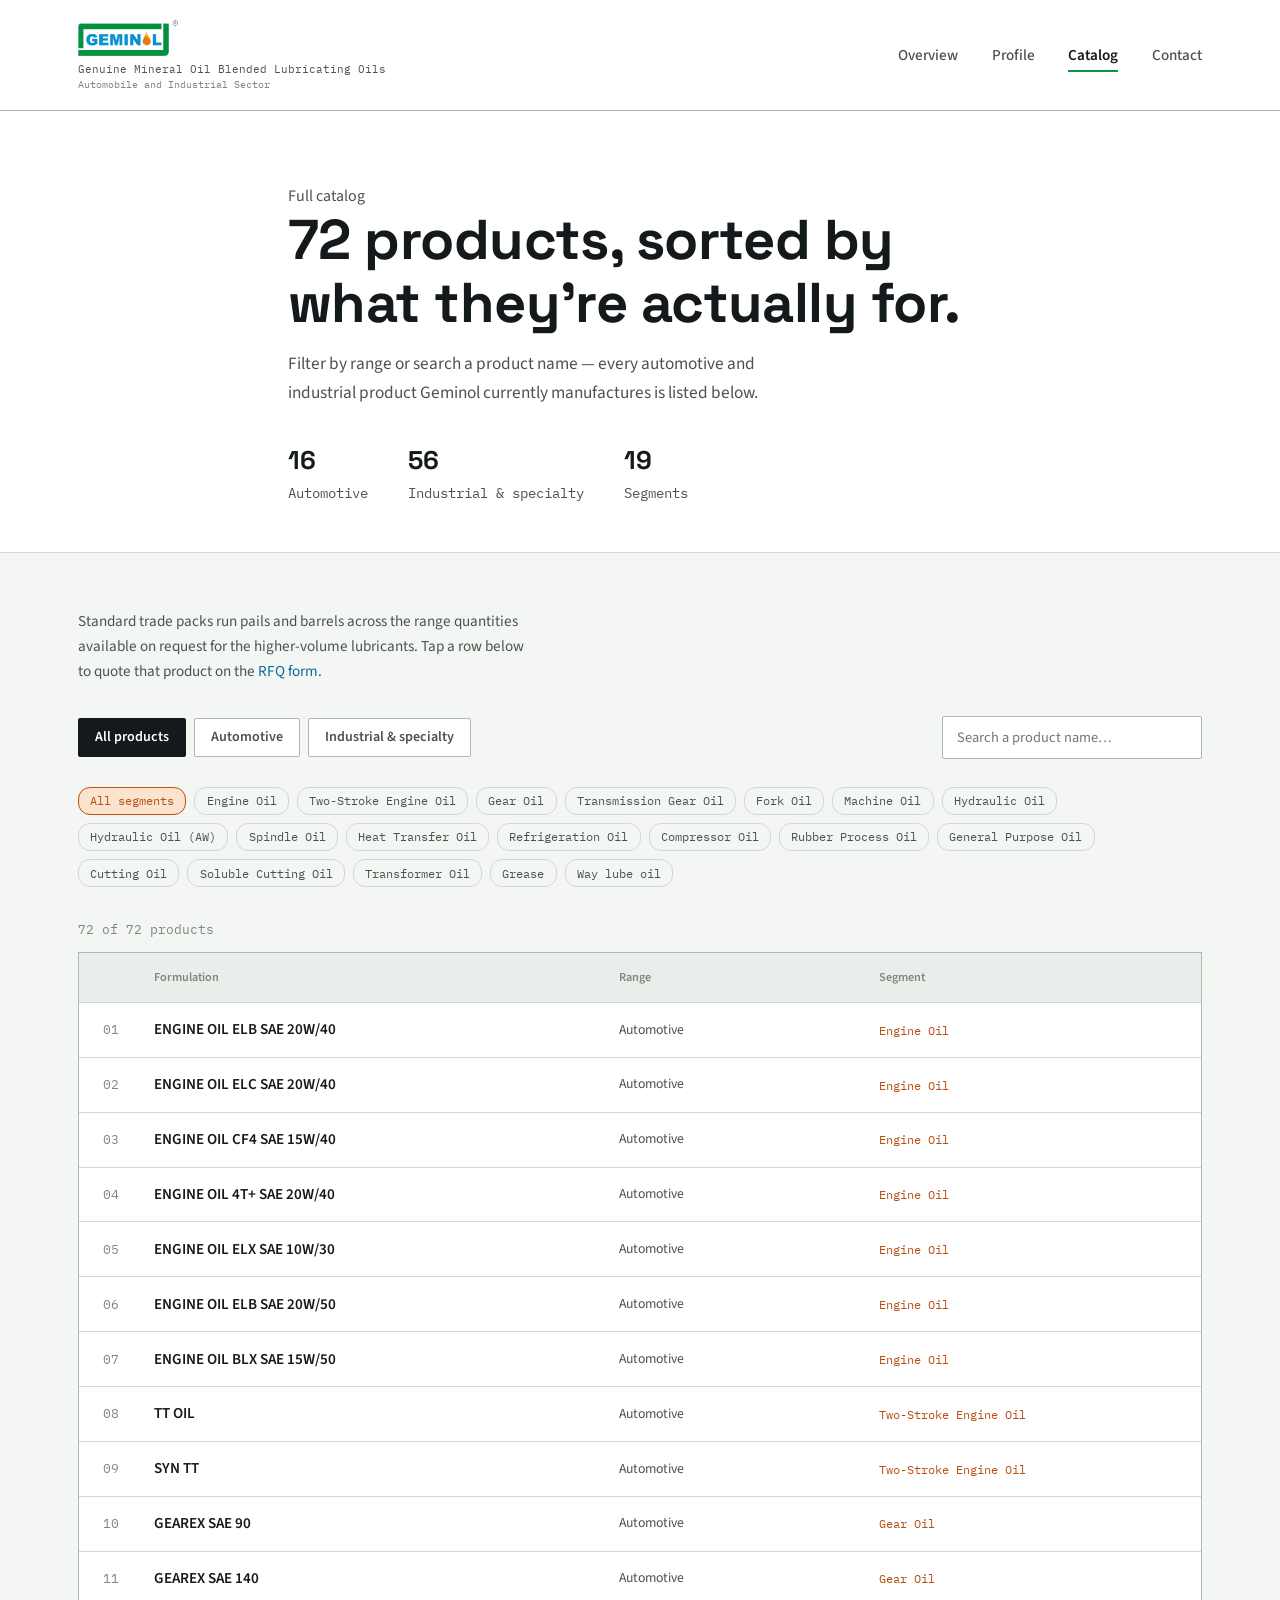
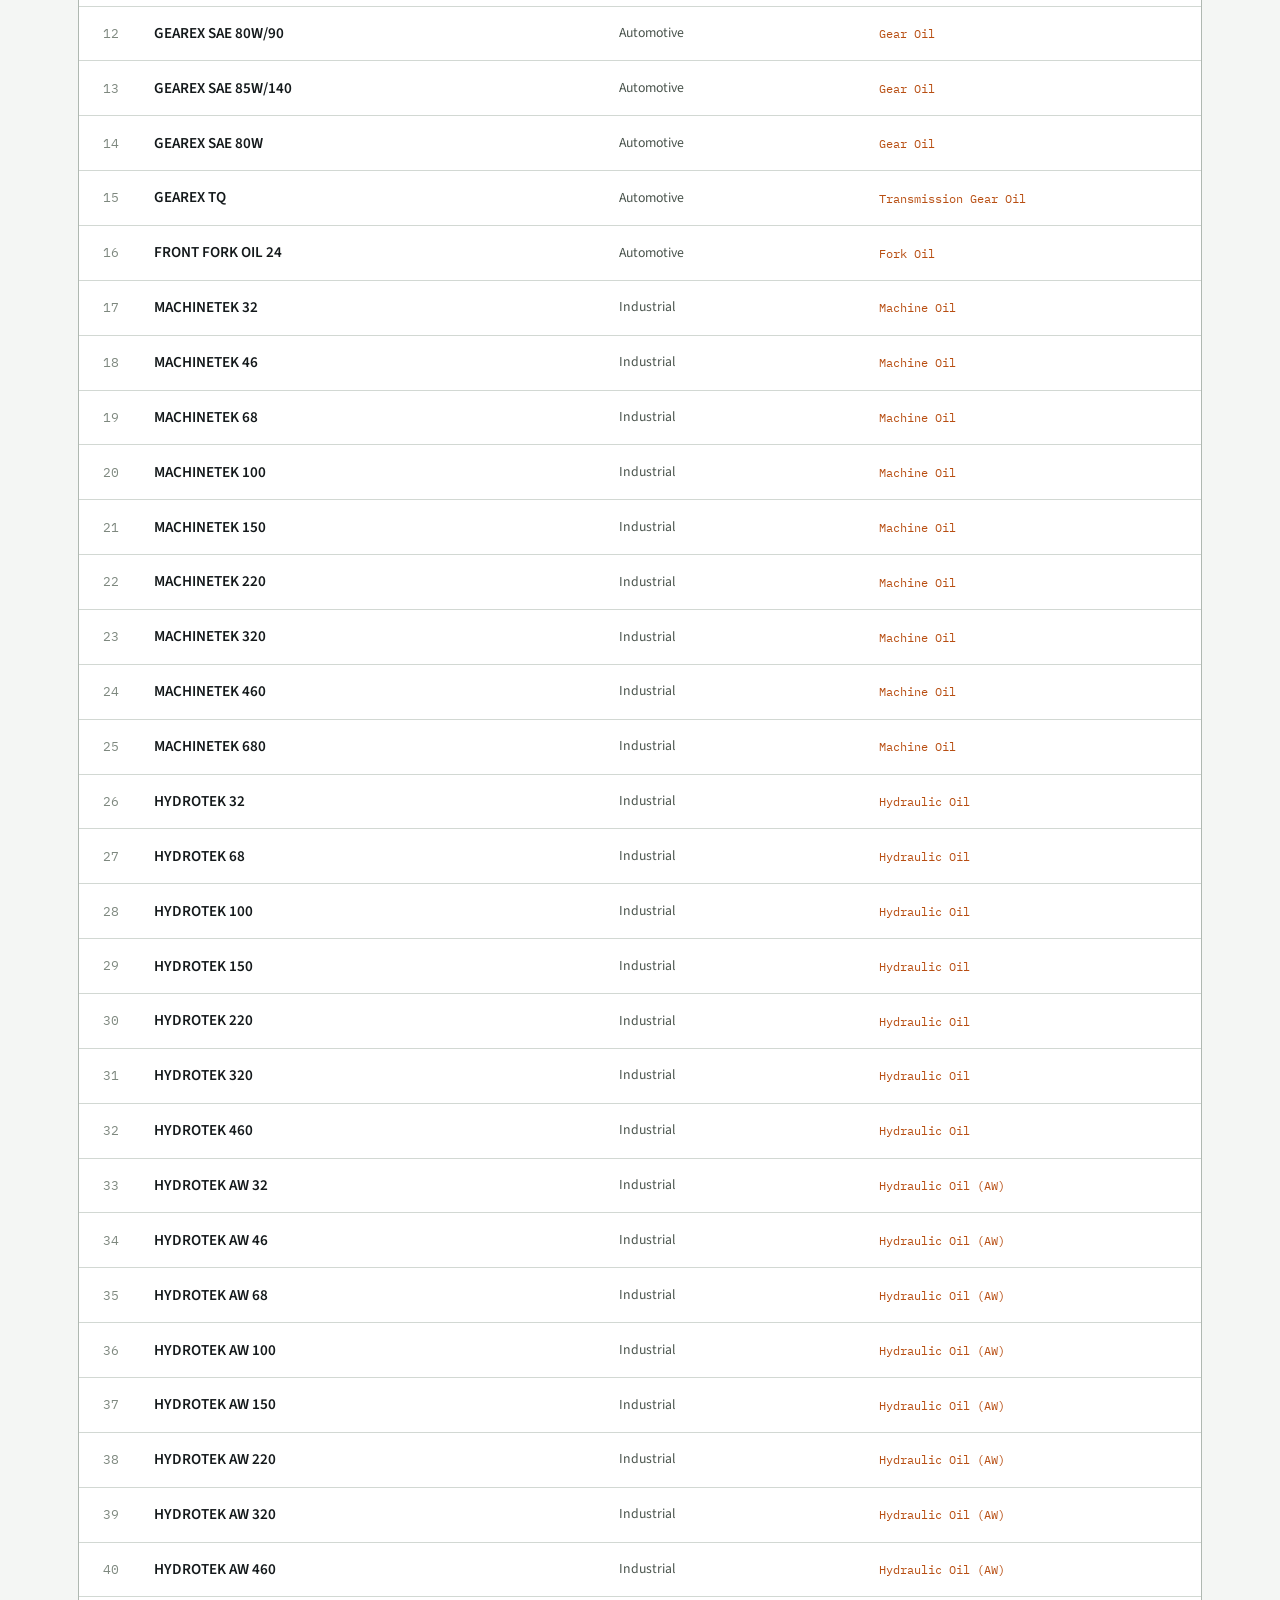
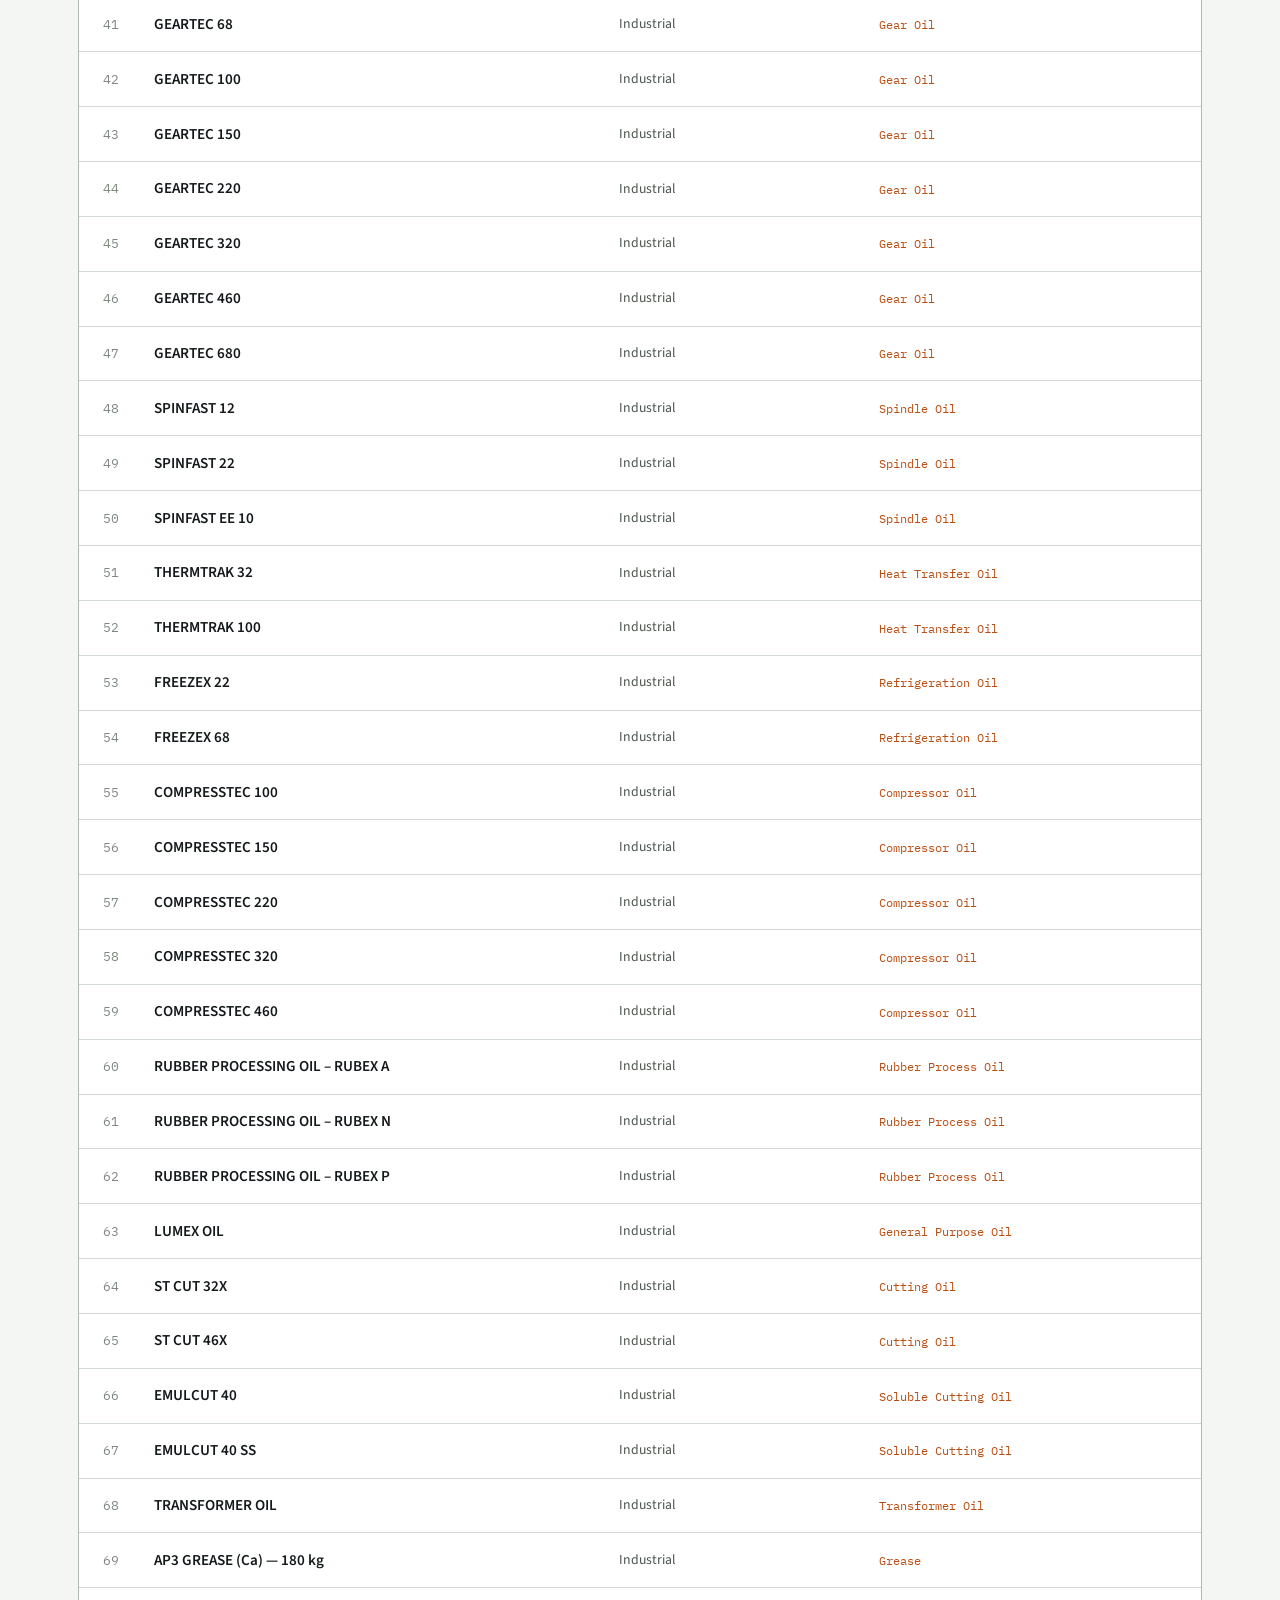
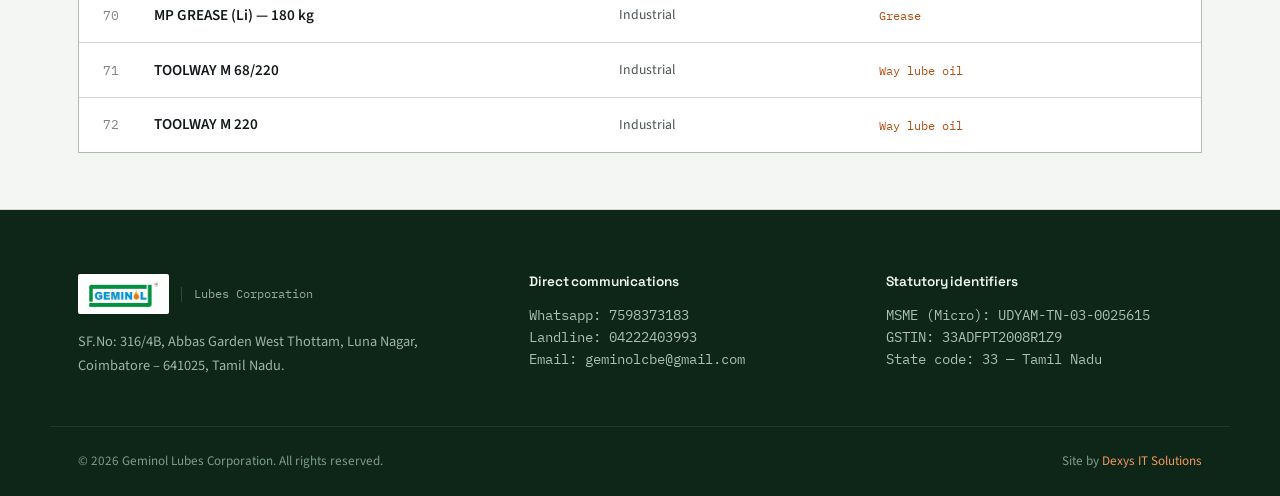
<file: products.html>
<!DOCTYPE html>
<html lang="en">
<head>
  <meta charset="UTF-8">
  <meta name="viewport" content="width=device-width, initial-scale=1.0">

  <!-- Primary SEO -->
  <title>Lubricant Products Catalog | 72 Automotive & Industrial Oils | Geminol</title>

  <meta
    name="description"
    content="Explore Geminol Lubes Corporation's 72 automotive, industrial and specialty lubricant products, including engine oils, gear oils, hydraulic oils, compressor oils, cutting oils, grease and more."
  >

  <meta
    name="keywords"
    content="lubricant products, lubricant catalog, automotive lubricants, industrial lubricants, engine oil, gear oil, hydraulic oil, spindle oil, compressor oil, cutting oil, transformer oil, grease, heat transfer oil, refrigeration oil, Geminol Lubes"
  >

  <meta name="author" content="Geminol Lubes Corporation">
  <meta name="robots" content="index, follow, max-image-preview:large">
  <meta name="googlebot" content="index, follow, max-image-preview:large">

  <!-- Canonical -->
  <link rel="canonical" href="https://geminolcbe.com/products.html">

  <!-- Favicon -->
  <link rel="icon" href="geminol-logo-r.png" type="image/png">
  <link rel="apple-touch-icon" href="geminol-logo-r.png">

  <!-- Theme -->
  <meta name="theme-color" content="#E2681C">

  <!-- Open Graph -->
  <meta property="og:type" content="website">
  <meta property="og:url" content="https://geminolcbe.com/products.html">
  <meta property="og:title" content="Lubricant Products Catalog | Geminol Lubes Corporation">
  <meta
    property="og:description"
    content="Browse 72 automotive, industrial and specialty lubricant products from Geminol Lubes Corporation."
  >
  <meta property="og:image" content="https://geminolcbe.com/geminol-logo-r.png">
  <meta property="og:image:alt" content="Geminol Lubes Corporation logo">
  <meta property="og:site_name" content="Geminol Lubes Corporation">

  <!-- X / Twitter -->
  <meta name="twitter:card" content="summary">
  <meta name="twitter:title" content="Lubricant Products Catalog | Geminol Lubes Corporation">
  <meta
    name="twitter:description"
    content="Browse Geminol's automotive, industrial and specialty lubricant products across 19 segments."
  >
  <meta name="twitter:image" content="https://geminolcbe.com/geminol-logo-r.png">
  <meta name="twitter:image:alt" content="Geminol Lubes Corporation logo">

  <!-- Fonts -->
  <link rel="preconnect" href="https://fonts.googleapis.com">
  <link rel="preconnect" href="https://fonts.gstatic.com" crossorigin>

  <link
    rel="stylesheet"
    href="https://fonts.googleapis.com/css2?family=Space+Grotesk:wght@400;500;600;700&family=IBM+Plex+Mono:wght@400;500;600&family=Source+Sans+3:wght@400;500;600;700&display=swap"
  >

  <link rel="stylesheet" href="style.css">

  <!-- Website + ItemList structured data -->
  <script type="application/ld+json">
  {
    "@context": "https://schema.org",
    "@graph": [
      {
        "@type": "WebSite",
        "@id": "https://geminolcbe.com/#website",
        "url": "https://geminolcbe.com/",
        "name": "Geminol Lubes Corporation"
      },
      {
        "@type": "CollectionPage",
        "@id": "https://geminolcbe.com/products.html#collection",
        "url": "https://geminolcbe.com/products.html",
        "name": "Geminol Lubes Corporation Product Catalog",
        "description": "Catalog of automotive, industrial and specialty lubricant products manufactured by Geminol Lubes Corporation.",
        "isPartOf": {
          "@id": "https://geminolcbe.com/#website"
        }
      }
    ]
  }
  </script>
</head>
<body>
<a href="#main" class="skip-link">Skip to content</a>

<header class="site-header">
  <div class="header-inner">
    <a href="index.html" class="brand">
      <img src="geminol-logo-r.png" alt="Geminol Lubes Corporation, registered trademark" class="logo-img">
      <span class="brand-info">
        <span class="brand-tagline">Genuine Mineral Oil Blended Lubricating Oils</span>
        <span class="brand-sector">Automobile and Industrial Sector</span>
      </span>
    </a>
    <button class="nav-toggle" aria-label="Toggle menu" aria-expanded="false" aria-controls="primaryNav">
      <span class="bar"></span><span class="bar"></span><span class="bar"></span>
    </button>
    <nav>
      <ul class="nav-menu" id="primaryNav">
        <li><a href="index.html">Overview</a></li>
        <li><a href="about.html">Profile</a></li>
        <li><a href="products.html" class="active" aria-current="page">Catalog</a></li>
        <li><a href="contact.html">Contact</a></li>
      </ul>
    </nav>
  </div>
</header>

<main id="main">

  <section class="hero" style="padding-bottom:3rem;">
    <div class="container" style="max-width:760px;">
      <span class="badge">Full catalog</span>
      <h1 style="max-width:none;">72 products, sorted by what they're actually for.</h1>
      <p class="lede">Filter by range or search a product name — every automotive and industrial product Geminol currently manufactures is listed below.</p>
      <div class="catalog-hero-stats">
        <div><strong>16</strong>Automotive</div>
        <div><strong>56</strong>Industrial &amp; specialty</div>
        <div><strong>19</strong>Segments</div>
      </div>
    </div>
  </section>

  <section class="section section--tight" id="catalogSection">
    <div class="container">

      <p class="lede" style="margin-bottom:2rem; font-size:0.95rem;">Standard trade packs run pails and barrels across the range quantities available on request for the higher-volume lubricants. Tap a row below to quote that product on the <a href="contact.html">RFQ form</a>.</p>

      <div class="filter-bar">
        <div class="filter-tabs" role="tablist" aria-label="Filter by range">
          <button data-cat="All" class="is-active" aria-pressed="true">All products</button>
          <button data-cat="Automotive" id="automotive" aria-pressed="false">Automotive</button>
          <button data-cat="Industrial" id="industrial" aria-pressed="false">Industrial &amp; specialty</button>
        </div>
        <div class="search-wrap">
          <input type="text" id="search" placeholder="Search a product name…" aria-label="Search products">
        </div>
      </div>

      <div class="segment-chips" id="segmentChips">
        <!-- populated below -->
      </div>

      <div class="result-bar">
        <p class="result-count" id="resultCount" aria-live="polite"></p>
        <button type="button" class="clear-filters" id="clearFilters" hidden>Clear filters</button>
      </div>

      <div class="spec-table" id="specTable">
        <div class="spec-row head">
          <span></span>
          <span>Formulation</span>
          <span>Range</span>
          <span>Segment</span>
        </div>
        <div id="tableBody"></div>
      </div>

    </div>
  </section>

</main>

<footer class="site-footer">
  <div class="container footer-grid">
    <div>
      <div class="footer-brand">
        <span class="footer-logo-chip"><img src="geminol-logo-r.png" alt="Geminol Lubes Corporation, registered trademark"></span>
        <span class="brand-tag">Lubes Corporation</span>
      </div>
      <p>SF.No: 316/4B, Abbas Garden West Thottam, Luna Nagar, Coimbatore – 641025, Tamil Nadu.</p>
    </div>
    <div>
      <h4>Direct communications</h4>
      <p class="mono">Whatsapp: 7598373183<br>Landline: 04222403993<br>Email: geminolcbe@gmail.com</p>
    </div>
    <div>
      <h4>Statutory identifiers</h4>
      <p class="mono">MSME (Micro): UDYAM-TN-03-0025615<br>GSTIN: 33ADFPT2008R1Z9<br>State code: 33 — Tamil Nadu</p>
    </div>
  </div>
  <div class="footer-bottom">
    <span>© 2026 Geminol Lubes Corporation. All rights reserved.</span>
    <span>Site by <a href="https://dexys.in" target="_blank" rel="noopener">Dexys IT Solutions</a></span>
  </div>
</footer>

<script src="app.js"></script>
<script>
(function(){
  const tableBody = document.getElementById('tableBody');
  const resultCount = document.getElementById('resultCount');
  const clearBtn = document.getElementById('clearFilters');
  const searchInput = document.getElementById('search');
  const catButtons = document.querySelectorAll('.filter-tabs button');
  const segmentChipsWrap = document.getElementById('segmentChips');

  let activeCat = 'All';
  let activeSegment = 'All';
  let query = '';

  function segmentsFor(cat){
    const pool = cat === 'All' ? GEMINOL_CATALOG : GEMINOL_CATALOG.filter(p => p.category === cat);
    return ['All', ...Array.from(new Set(pool.map(p => p.segment)))];
  }

  function renderChips(){
    const segs = segmentsFor(activeCat);
    if (!segs.includes(activeSegment)) activeSegment = 'All';
    segmentChipsWrap.innerHTML = segs.map(s =>
      `<button data-seg="${s}" class="${s === activeSegment ? 'is-active' : ''}" aria-pressed="${s === activeSegment}">${s === 'All' ? 'All segments' : s}</button>`
    ).join('');
    segmentChipsWrap.querySelectorAll('button').forEach(btn => {
      btn.addEventListener('click', () => {
        activeSegment = btn.dataset.seg;
        renderChips();
        renderTable();
      });
    });
  }

  function updateClearButton(){
    const hasFilters = activeCat !== 'All' || activeSegment !== 'All' || query.trim() !== '';
    clearBtn.hidden = !hasFilters;
  }

  function renderTable(){
    let rows = GEMINOL_CATALOG.filter(p => activeCat === 'All' || p.category === activeCat);
    if (activeSegment !== 'All') rows = rows.filter(p => p.segment === activeSegment);
    if (query.trim()) {
      const q = query.trim().toLowerCase();
      rows = rows.filter(p => p.name.toLowerCase().includes(q));
    }

    resultCount.textContent = `${rows.length} of ${GEMINOL_CATALOG.length} products`;
    updateClearButton();

    if (!rows.length) {
      tableBody.innerHTML = `<div class="empty-state">No formulation matches that search. Try a shorter term, or clear the filter.</div>`;
      return;
    }

    tableBody.innerHTML = rows.map((p, i) => {
      const params = new URLSearchParams({ product: p.name, category: p.category });
      return `
      <a class="spec-row" href="contact.html?${params.toString()}" title="Request a quote for ${p.name}">
        <span class="idx">${String(i + 1).padStart(2, '0')}</span>
        <span class="name">${p.name}<span class="seg-inline">${p.segment}</span></span>
        <span class="cat">${p.category}</span>
        <span class="seg">${p.segment}</span>
      </a>
    `;
    }).join('');
  }

  catButtons.forEach(btn => {
    btn.addEventListener('click', () => {
      catButtons.forEach(b => { b.classList.remove('is-active'); b.setAttribute('aria-pressed', 'false'); });
      btn.classList.add('is-active');
      btn.setAttribute('aria-pressed', 'true');
      activeCat = btn.dataset.cat;
      renderChips();
      renderTable();
    });
  });

  let searchTimer;
  searchInput.addEventListener('input', (e) => {
    clearTimeout(searchTimer);
    const value = e.target.value;
    searchTimer = setTimeout(() => { query = value; renderTable(); }, 120);
  });

  clearBtn.addEventListener('click', () => {
    activeCat = 'All';
    activeSegment = 'All';
    query = '';
    searchInput.value = '';
    catButtons.forEach(b => { b.classList.toggle('is-active', b.dataset.cat === 'All'); b.setAttribute('aria-pressed', b.dataset.cat === 'All' ? 'true' : 'false'); });
    renderChips();
    renderTable();
  });

  // deep-link support: #automotive / #industrial — filter, then scroll the
  // results into view under the sticky header
  const hash = window.location.hash.replace('#', '');
  if (hash === 'automotive' || hash === 'industrial') {
    const target = document.getElementById(hash);
    if (target) {
      target.click();
      document.getElementById('catalogSection').scrollIntoView({ behavior: 'smooth', block: 'start' });
    }
  }

  renderChips();
  renderTable();
})();
</script>
</body>
</html>
</file>
<file: style.css>
/* ==========================================================================
   GEMINOL LUBES CORPORATION — Design System
   Concept: the visual language of an oil analysis certificate / viscosity
   datasheet, built on the brand's own logo palette — bracket green,
   wordmark blue, droplet orange. Orange is spent in one place only (the
   viscosity chart and the droplet); green carries primary actions and
   structure; blue carries links and voice. Mono type reserved for data.
   ========================================================================== */

:root{
  /* --- color: derived from the Geminol logo --- */
  --canvas:      #F4F6F4;
  --panel:       #FFFFFF;
  --surface:     #E9EEEA;
  --ink:         #14191B;
  --ink-soft:    #4A544D;
  --ink-faint:   #7E887F;
  --ink-dark:    #0D2618;
  --line:        #D2D8D3;
  --line-strong: #AFB8B1;

  --green:       #0E9448;
  --green-deep:  #0B7A3B;
  --green-pale:  #E1F4E7;

  --blue:        #0B8FD1;
  --blue-deep:   #076B9E;
  --blue-pale:   #DFF1FB;

  --accent:      #E2681C;
  --accent-deep: #B84E12;
  --accent-pale: #FBE4CE;
  --accent-dark-bg: #F2985E;
  --signal:      #93301E;

  /* --- type --- */
  --f-display: 'Space Grotesk', system-ui, sans-serif;
  --f-body:    'Source Sans 3', system-ui, -apple-system, sans-serif;
  --f-mono:    'IBM Plex Mono', ui-monospace, SFMono-Regular, Menlo, monospace;

  /* --- layout --- */
  --maxw: 1180px;
  --gutter: 1.75rem;
  --radius: 2px;
}

*,*::before,*::after{ box-sizing:border-box; }
html{ font-size:16px; scroll-behavior:smooth; }
@media (prefers-reduced-motion: reduce){
  html{ scroll-behavior:auto; }
  *,*::before,*::after{ animation-duration:0.001ms !important; animation-iteration-count:1 !important; transition-duration:0.001ms !important; }
}

body{
  margin:0;
  font-family:var(--f-body);
  background:var(--canvas);
  color:var(--ink-soft);
  line-height:1.65;
  -webkit-font-smoothing:antialiased;
}

h1,h2,h3,h4{
  font-family:var(--f-display);
  color:var(--ink);
  font-weight:600;
  line-height:1.12;
  letter-spacing:-0.01em;
  margin:0 0 1rem;
}
h1{ font-size:clamp(2.3rem, 4.4vw, 3.5rem); font-weight:700; }
h2{ font-size:clamp(1.55rem, 2.6vw, 2.1rem); }
h3{ font-size:1.15rem; }

p{ margin:0 0 1.1rem; max-width:62ch; }
a{ color:var(--blue-deep); text-decoration:none; }
a:hover{ text-decoration:underline; text-underline-offset:3px; }

button, input{ font-family:inherit; }

:focus-visible{
  outline:2px solid var(--accent);
  outline-offset:2px;
}

.skip-link{
  position:absolute;
  left:1rem; top:-3rem;
  background:var(--ink);
  color:#fff;
  padding:0.65rem 1.1rem;
  font-size:0.9rem;
  font-weight:600;
  z-index:200;
  border-radius:var(--radius);
  transition:top .15s ease;
}
.skip-link:focus{ top:1rem; }

.mono{ font-family:var(--f-mono); }

.container{
  max-width:var(--maxw);
  margin:0 auto;
  padding:0 var(--gutter);
}

.lede{
  font-size:1.08rem;
  color:var(--ink-soft);
  max-width:56ch;
}

.section{
  padding:5rem 0;
  border-bottom:1px solid var(--line);
}
.section--tight{ padding:3.5rem 0; }
.section--surface{ background:var(--surface); }
.section--ink{ background:var(--ink-dark); border-bottom:1px solid var(--ink-dark); color:#CFE0D3; }
.section--ink h2, .section--ink h3{ color:#F2F7F3; }
.section--ink p{ color:#A9C2AF; }
.section--ink .kicker{ color:var(--accent-dark-bg); }

.kicker{
  display:block;
  font-family:var(--f-mono);
  font-size:0.78rem;
  color:var(--green-deep);
  margin-bottom:0.85rem;
  letter-spacing:0.01em;
}

/* --------------------------------- buttons ------------------------------- */
.btn{
  display:inline-flex;
  align-items:center;
  gap:0.5rem;
  padding:0.8rem 1.5rem;
  font-family:var(--f-body);
  font-weight:600;
  font-size:0.95rem;
  border:1px solid transparent;
  border-radius:var(--radius);
  cursor:pointer;
  transition:background-color .15s ease, color .15s ease, border-color .15s ease, transform .1s ease;
}
.btn:active{ transform:translateY(1px); }
.btn-primary{
  background:var(--green);
  color:#fff;
}
.btn-primary:hover{ background:var(--green-deep); text-decoration:none; }
.btn-outline{
  background:transparent;
  border-color:var(--ink);
  color:var(--ink);
}
.btn-outline:hover{ background:var(--ink); color:#fff; text-decoration:none; }
.section--ink .btn-outline{ border-color:#7FA98A; color:#F2F7F3; }
.section--ink .btn-outline:hover{ background:#F2F7F3; color:var(--ink-dark); }
.btn-row{ display:flex; gap:1rem; flex-wrap:wrap; margin-top:2rem; }

/* --------------------------------- header -------------------------------- */
.site-header{
  position:sticky; top:0; z-index:50;
  background:var(--panel);
  border-bottom:1px solid var(--line-strong);
  transition:box-shadow .2s ease;
}
.site-header.is-scrolled{
  box-shadow:0 6px 16px -12px rgba(13,38,24,0.35);
}
.header-inner{
  display:flex; align-items:center; justify-content:space-between;
  padding:1.1rem var(--gutter);
  max-width:var(--maxw); margin:0 auto;
}
.brand{
  display:flex; flex-direction:column; align-items:flex-start;
  gap:0.4rem; min-width:0;
  text-decoration:none;
}
.brand:hover{ text-decoration:none; }
.logo-wrap{ position:relative; display:inline-flex; line-height:0; }
.logo-img{ height:38px; width:auto; display:block; }
.reg-mark{
  position:absolute;
  top:-2px; right:-11px;
  font-family:var(--f-mono);
  font-size:0.62rem;
  line-height:1;
  color:var(--ink-faint);
}
.footer-logo-chip .reg-mark{ color:var(--ink-faint); }
.brand-info{
  display:flex; flex-direction:column; gap:0.1rem;
  max-width:min(72vw, 360px);
}
.brand-name{
  font-family:var(--f-display);
  font-weight:700;
  font-size:0.92rem;
  color:var(--ink);
  letter-spacing:0.03em;
  line-height:1.2;
}
.brand-tagline{
  font-family:var(--f-mono);
  font-size:0.68rem;
  color:var(--ink-soft);
  line-height:1.35;
}
.brand-sector{
  font-family:var(--f-mono);
  font-size:0.64rem;
  color:var(--ink-faint);
  line-height:1.35;
}
.brand-tag{
  font-family:var(--f-mono);
  font-size:0.72rem;
  color:var(--ink-faint);
  border-left:1px solid var(--line-strong);
  padding-left:0.75rem;
  line-height:1.3;
}
.brand-word{
  font-family:var(--f-display);
  font-weight:700;
  font-size:1.05rem;
  color:var(--ink);
  line-height:1.15;
}
.brand-word small{
  display:block;
  font-family:var(--f-mono);
  font-weight:400;
  font-size:0.68rem;
  color:var(--ink-faint);
  letter-spacing:0.02em;
}
.nav-menu{
  display:flex; gap:2.1rem;
  list-style:none; margin:0; padding:0;
}
.nav-menu a{
  color:var(--ink-soft);
  font-size:0.95rem;
  font-weight:500;
  padding-bottom:4px;
  border-bottom:2px solid transparent;
}
.nav-menu a:hover{ color:var(--ink); text-decoration:none; }
.nav-menu a.active{ color:var(--ink); border-bottom-color:var(--green); font-weight:600; }
.nav-toggle{ display:none; }

/* --------------------------------- hero ---------------------------------- */
.hero{
  padding:4.5rem 0 5rem;
  background:var(--panel);
  border-bottom:1px solid var(--line);
}
.hero-grid{
  display:grid;
  grid-template-columns:1.05fr 0.95fr;
  gap:3.5rem;
  align-items:center;
}
.hero-copy .badge{
  display:inline-block;
  font-family:var(--f-mono);
  font-size:0.78rem;
  color:var(--green-deep);
  background:var(--green-pale);
  padding:0.32rem 0.7rem;
  border-radius:2px;
  margin-bottom:1.25rem;
}
.hero-copy h1{ max-width:14ch; }
blockquote.motto{
  margin:1.5rem 0 0;
  padding-left:1.1rem;
  border-left:3px solid var(--accent);
  font-family:var(--f-display);
  font-size:1.15rem;
  font-style:normal;
  color:var(--ink);
  max-width:42ch;
}
blockquote.motto cite{ display:block; font-style:normal; font-family:var(--f-body); font-size:0.85rem; color:var(--ink-faint); margin-top:0.6rem; }

/* viscosity chart panel */
.chart-panel{
  background:var(--panel);
  border:1px solid var(--line-strong);
  padding:1.5rem 1.5rem 1.25rem;
  box-shadow:0 18px 40px -28px rgba(22,25,27,0.35);
}
.chart-panel-head{
  display:flex; justify-content:space-between; align-items:baseline;
  margin-bottom:0.75rem;
}
.chart-panel-head h3{ margin:0; font-size:0.95rem; color:var(--ink); }
.chart-panel-head span{ font-family:var(--f-mono); font-size:0.72rem; color:var(--ink-faint); }
.chart-svg{ width:100%; height:auto; display:block; }
.chart-legend{
  display:flex; gap:1.5rem; margin-top:0.9rem; flex-wrap:wrap;
}
.legend-item{
  display:flex; align-items:center; gap:0.45rem;
  font-family:var(--f-mono); font-size:0.72rem; color:var(--ink-soft);
  background:none; border:none; padding:0.2rem 0; cursor:pointer;
  opacity:1; transition:opacity .15s ease, color .15s ease;
}
.legend-item.is-dimmed{ opacity:0.4; }
.legend-item:hover, .legend-item:focus-visible{ color:var(--ink); }
.chart-legend i{ width:14px; height:3px; display:inline-block; border-radius:2px; }

.draw-line{
  stroke-dasharray:900;
  stroke-dashoffset:900;
  animation:draw 1.8s ease-out forwards;
  transition:stroke-width .15s ease, opacity .15s ease;
}
.draw-line.delay{ animation-delay:0.35s; }
@keyframes draw{ to{ stroke-dashoffset:0; } }
@media (prefers-reduced-motion: reduce){
  .draw-line{ animation:none; stroke-dashoffset:0; }
}

/* --------------------------------- stat line ------------------------------ */
.stat-line{
  display:flex;
  flex-wrap:wrap;
  border-top:1px solid var(--line);
  border-bottom:1px solid var(--line);
}
.stat-line .stat{
  flex:1 1 0;
  padding:2rem var(--gutter);
  border-left:1px solid var(--line);
}
.stat-line .stat:first-child{ border-left:none; }
.stat .num{
  display:block;
  font-family:var(--f-mono);
  font-size:1.9rem;
  color:var(--ink);
  font-weight:500;
}
.stat .label{
  display:block;
  font-size:0.88rem;
  color:var(--ink-soft);
  margin-top:0.3rem;
}

/* ----------------------------- reasons list -------------------------------- */
.reason-grid{
  display:grid;
  grid-template-columns:repeat(4,1fr);
  border-top:1px solid var(--line);
}
.reason{
  padding:1.75rem 1.5rem 1.75rem 0;
  border-left:1px solid var(--line);
  padding-left:1.5rem;
}
.reason:first-child{ border-left:none; padding-left:0; }
.reason h3{ font-size:1rem; margin-bottom:0.6rem; }
.reason p{ font-size:0.92rem; margin-bottom:0; }

/* ------------------------------ two column doc ---------------------------- */
.doc-split{
  display:grid;
  grid-template-columns:1fr 1fr;
  gap:0;
  border:1px solid var(--line);
  background:var(--panel);
}
.doc-split .doc-col{
  padding:2.75rem;
}
.doc-split .doc-col + .doc-col{
  border-left:1px solid var(--line);
}
.doc-col h3{ margin-bottom:0.9rem; }

/* ----------------------------- category preview --------------------------- */
.category-grid{
  display:grid;
  grid-template-columns:1.35fr 1fr;
  gap:1.75rem;
}
.category-panel{
  border:1px solid var(--line-strong);
  background:var(--panel);
  padding:2.5rem;
  display:flex;
  flex-direction:column;
  justify-content:space-between;
  min-height:280px;
  text-decoration:none;
  color:inherit;
  transition:border-color .15s ease, box-shadow .15s ease;
}
.category-panel:hover{
  text-decoration:none;
  border-color:var(--green);
  box-shadow:0 14px 30px -24px rgba(13,38,24,0.45);
}
.category-panel.is-primary{
  background:var(--ink-dark);
  color:#CFE0D3;
  border-color:var(--ink-dark);
}
.category-panel.is-primary:hover{ border-color:var(--accent-dark-bg); }
.category-panel.is-primary h3{ color:#F2F7F3; }
.category-panel.is-primary p{ color:#A9C2AF; }
.category-count{
  font-family:var(--f-mono);
  font-size:2.6rem;
  color:var(--accent);
}
.category-panel.is-primary .category-count{ color:var(--accent-dark-bg); }
.category-panel .cat-link{
  font-weight:600;
  color:var(--blue-deep);
}
.category-panel.is-primary .cat-link{ color:var(--accent-dark-bg); }
.category-panel:hover .cat-link{ text-decoration:underline; text-underline-offset:3px; }

/* ------------------------------- founder block ----------------------------- */
.founder{
  display:grid;
  grid-template-columns:220px 1fr;
  gap:3rem;
  align-items:start;
}
.founder-mark{
  width:200px; height:200px;
  border:1px solid var(--line-strong);
  background:var(--panel);
  display:flex; align-items:center; justify-content:center;
  font-family:var(--f-display);
  font-size:3.4rem;
  font-weight:700;
  color:var(--blue-deep);
}
.founder blockquote{
  margin:0 0 1.25rem;
  font-family:var(--f-display);
  font-size:1.4rem;
  font-weight:500;
  color:var(--ink);
  line-height:1.4;
  padding-left:1.1rem;
  border-left:3px solid var(--blue);
}

/* -------------------------------- timeline --------------------------------- */
.timeline{
  display:grid;
  grid-template-columns:repeat(3,1fr);
  gap:2rem;
  position:relative;
  padding-top:2rem;
}
.timeline::before{
  content:"";
  position:absolute; top:0.55rem; left:0; right:0;
  height:1px; background:var(--line-strong);
}
.timeline-item{ position:relative; padding-top:1.25rem; }
.timeline-item::before{
  content:"";
  position:absolute; top:0; left:0;
  width:9px; height:9px;
  background:var(--accent);
  border-radius:50%;
}
.timeline-item .yr{ font-family:var(--f-mono); font-size:0.82rem; color:var(--accent-deep); }

/* ------------------------------- process steps ------------------------------ */
.process-list{
  display:grid;
  grid-template-columns:1fr 1fr;
  gap:2rem 3rem;
}
.process-step{
  display:flex;
  gap:1.25rem;
  padding-top:1.5rem;
  border-top:1px solid var(--line);
}
.step-no{
  font-family:var(--f-mono);
  font-size:1.1rem;
  color:var(--green-deep);
  flex:none;
  padding-top:0.1rem;
}
.process-step h3{ font-size:1.02rem; margin-bottom:0.5rem; }
.process-step p{ font-size:0.92rem; margin-bottom:0; }

/* ------------------------------- certificate block --------------------------- */
.certificate{
  border:1px solid var(--line-strong);
  background:var(--panel);
}
.certificate-head{
  padding:1.5rem 2.5rem;
  border-bottom:1px solid var(--line);
  display:flex; justify-content:space-between; align-items:center;
  flex-wrap:wrap; gap:0.5rem;
}
.certificate-head h3{ margin:0; }
.certificate-head span{ font-family:var(--f-mono); font-size:0.78rem; color:var(--ink-faint); }
.certificate-grid{
  display:grid;
  grid-template-columns:repeat(3,1fr);
}
.certificate-cell{
  padding:2rem 2.5rem;
  border-left:1px solid var(--line);
}
.certificate-cell:first-child{ border-left:none; }
.certificate-cell h4{
  font-family:var(--f-body);
  font-size:0.8rem;
  color:var(--ink-faint);
  font-weight:600;
  margin:0 0 0.75rem;
}
.certificate-cell .val{
  font-family:var(--f-mono);
  font-size:0.92rem;
  color:var(--ink);
  line-height:1.7;
}

/* -------------------------------- CTA band ---------------------------------- */
.cta-band{
  display:flex; align-items:center; justify-content:space-between;
  gap:2rem; flex-wrap:wrap;
}
.cta-band h2{ margin:0; max-width:20ch; }

/* --------------------------------- footer ----------------------------------- */
.site-footer{
  background:var(--ink-dark);
  color:#A9C2AF;
  padding:4rem 0 0;
}
.footer-grid{
  display:grid;
  grid-template-columns:1.3fr 1fr 1fr;
  gap:2.5rem;
  padding-bottom:3rem;
  border-bottom:1px solid #1B3B28;
}
.footer-grid h4{
  color:#F2F7F3;
  font-size:0.85rem;
  font-weight:600;
  margin:0 0 0.9rem;
}
.footer-grid p{ margin:0; font-size:0.9rem; color:#9BB5A3; }
.footer-grid .mono{ font-size:0.85rem; color:#A9C2AF; }
.footer-brand{ display:flex; align-items:center; gap:0.75rem; margin-bottom:1rem; }
.footer-logo-chip{
  display:inline-flex; align-items:center;
  background:#fff;
  padding:0.45rem 0.7rem;
  border-radius:2px;
  line-height:0;
}
.footer-logo-chip img{ height:26px; width:auto; display:block; }
.footer-brand .brand-tag{ color:#8FAE99; border-left-color:#2A4C36; }
.footer-bottom{
  padding:1.5rem var(--gutter);
  display:flex; justify-content:space-between; align-items:center;
  flex-wrap:wrap; gap:0.5rem;
  font-size:0.82rem;
  color:#7E9C89;
  max-width:var(--maxw);
  margin:0 auto;
}
.footer-bottom a{ color:var(--accent-dark-bg); }

/* ---------------------------------- forms ------------------------------------ */
.form-panel{
  border:1px solid var(--line-strong);
  background:var(--panel);
  padding:2.5rem;
}
.field{ margin-bottom:1.4rem; }
.field label{
  display:block;
  font-size:0.85rem;
  font-weight:600;
  color:var(--ink);
  margin-bottom:0.4rem;
}
.field .hint{ display:block; font-size:0.78rem; color:var(--ink-faint); margin-top:0.35rem; }
.field input, .field select, .field textarea{
  width:100%;
  padding:0.75rem 0.9rem;
  background:var(--canvas);
  border:1px solid var(--line-strong);
  border-radius:var(--radius);
  font-size:0.95rem;
  color:var(--ink);
}
.field input:focus, .field select:focus, .field textarea:focus{
  outline:none;
  border-color:var(--accent);
  background:var(--panel);
}
.field textarea{ resize:vertical; min-height:100px; }
.form-note{ font-size:0.82rem; color:var(--ink-faint); margin-top:1rem; }

/* -------------------------------- contact page ------------------------------- */
.contact-grid{
  display:grid;
  grid-template-columns:0.85fr 1.15fr;
  gap:2.5rem;
  align-items:start;
}
.contact-info .row{
  display:flex; gap:1rem;
  padding:1.1rem 0;
  border-bottom:1px solid var(--line);
}
.contact-info .row:first-child{ padding-top:0; }
.contact-info .row .k{
  width:9rem; flex:none;
  font-size:0.85rem; color:var(--ink-faint); font-weight:600;
}
.contact-info .row .v{ font-family:var(--f-mono); font-size:0.92rem; color:var(--ink); }
.contact-info .row .v a{ color:var(--ink); }

/* -------------------------------- products page ------------------------------ */
.catalog-hero-stats{
  display:flex; gap:2.5rem; margin-top:2rem; flex-wrap:wrap;
}
.catalog-hero-stats div{ font-family:var(--f-mono); font-size:0.85rem; color:var(--ink-soft); }
.catalog-hero-stats strong{ display:block; font-size:1.6rem; color:var(--ink); font-family:var(--f-display); }

.filter-bar{
  display:flex; justify-content:space-between; align-items:center;
  gap:1.5rem; flex-wrap:wrap;
  margin-bottom:1.75rem;
}
.filter-tabs{ display:flex; gap:0.5rem; flex-wrap:wrap; }
.filter-tabs button{
  font-family:var(--f-body);
  font-size:0.88rem; font-weight:600;
  padding:0.55rem 1rem;
  border:1px solid var(--line-strong);
  background:var(--panel);
  color:var(--ink-soft);
  cursor:pointer;
  border-radius:var(--radius);
  transition:all .15s ease;
}
.filter-tabs button:hover{ border-color:var(--accent); color:var(--ink); }
.filter-tabs button.is-active{
  background:var(--ink); border-color:var(--ink); color:#fff;
}
.search-wrap{ position:relative; }
.search-wrap input{
  width:260px;
  padding:0.6rem 0.9rem;
  border:1px solid var(--line-strong);
  background:var(--panel);
  border-radius:var(--radius);
  font-size:0.9rem;
  color:var(--ink);
}
.search-wrap input:focus{ outline:none; border-color:var(--accent); }

.segment-chips{
  display:flex; gap:0.5rem; flex-wrap:wrap; margin-bottom:2rem;
}
.segment-chips button{
  font-family:var(--f-mono);
  font-size:0.74rem;
  padding:0.35rem 0.7rem;
  border:1px solid var(--line);
  background:transparent;
  color:var(--ink-soft);
  cursor:pointer;
  border-radius:12px;
}
.segment-chips button.is-active{
  border-color:var(--accent-deep);
  color:var(--accent-deep);
  background:var(--accent-pale);
}

.spec-table{ border:1px solid var(--line-strong); background:var(--panel); }
.spec-row{
  display:grid;
  grid-template-columns:3.2rem 2.5fr 1.4fr 1.6fr;
  align-items:center;
  border-bottom:1px solid var(--line);
  padding:0.9rem 1.5rem;
  text-decoration:none;
  color:inherit;
}
a.spec-row{ cursor:pointer; }
a.spec-row:hover{ text-decoration:none; }
a.spec-row:hover .name{ color:var(--blue-deep); }
.spec-row:last-child{ border-bottom:none; }
.spec-row.head{
  font-size:0.76rem;
  text-transform:none;
  color:var(--ink-faint);
  font-weight:600;
  background:var(--surface);
}
.spec-row:not(.head):hover{ background:var(--accent-pale); }
.spec-row .idx{ font-family:var(--f-mono); font-size:0.8rem; color:var(--ink-faint); }
.spec-row .name{ font-weight:600; color:var(--ink); font-size:0.95rem; }
.seg-inline{ display:none; }
.spec-row .cat{ font-size:0.86rem; color:var(--ink-soft); }
.spec-row .seg{ font-family:var(--f-mono); font-size:0.78rem; color:var(--accent-deep); }
.empty-state{
  padding:3rem; text-align:center; color:var(--ink-faint); font-size:0.95rem;
}
.result-bar{
  display:flex; align-items:center; justify-content:space-between;
  margin-bottom:0.75rem;
}
.result-count{ font-family:var(--f-mono); font-size:0.8rem; color:var(--ink-faint); margin:0; }
.clear-filters{
  font-family:var(--f-body);
  font-size:0.82rem;
  font-weight:600;
  color:var(--blue-deep);
  background:none;
  border:none;
  cursor:pointer;
  padding:0;
}
.clear-filters:hover{ text-decoration:underline; text-underline-offset:3px; }
#catalogSection{ scroll-margin-top:88px; }

/* ------------------------------------ responsive ------------------------------ */
@media (max-width: 900px){
  .hero-grid, .doc-split, .category-grid, .contact-grid, .certificate-grid, .footer-grid{
    grid-template-columns:1fr;
  }
  .reason-grid{ grid-template-columns:1fr 1fr; }
  .reason{ border-left:1px solid var(--line); padding-left:1.5rem; border-top:1px solid var(--line); }
  .reason:nth-child(odd){ border-left:none; padding-left:0; }
  .reason:nth-child(-n+2){ border-top:none; }
  .process-list{ grid-template-columns:1fr; }
  .doc-split .doc-col + .doc-col{ border-left:none; border-top:1px solid var(--line); }
  .certificate-cell{ border-left:none; border-top:1px solid var(--line); }
  .certificate-cell:first-child{ border-top:none; }
  .founder{ grid-template-columns:1fr; }
  .founder-mark{ width:110px; height:110px; font-size:2rem; }
  .timeline{ grid-template-columns:1fr; gap:1.5rem; }
  .timeline::before{ display:none; }
  .stat-line{ flex-direction:column; }
  .stat-line .stat{ border-left:none; border-top:1px solid var(--line); }
  .stat-line .stat:first-child{ border-top:none; }
  .spec-row{ grid-template-columns:2.4rem 2fr 1fr; }
  .spec-row .seg{ display:none; }
  .spec-row.head .head-seg{ display:none; }
  .seg-inline{
    display:block;
    font-family:var(--f-mono);
    font-size:0.72rem;
    color:var(--accent-deep);
    font-weight:400;
    margin-top:0.2rem;
  }
  .segment-chips{
    flex-wrap:nowrap;
    overflow-x:auto;
    -webkit-overflow-scrolling:touch;
    scrollbar-width:thin;
    padding-bottom:0.6rem;
  }
  .segment-chips button{ flex:none; white-space:nowrap; }
}
@media (max-width: 720px){
  .reason-grid{ grid-template-columns:1fr; }
  .reason{ border-left:none !important; padding-left:0 !important; }
  .reason:not(:first-child){ border-top:1px solid var(--line); }
  .nav-menu{
    position:absolute; top:100%; left:0; right:0;
    background:var(--panel);
    border-bottom:1px solid var(--line);
    flex-direction:column;
    gap:0;
    padding:0.25rem var(--gutter) 0.5rem;
    display:none;
    box-shadow:0 12px 24px -18px rgba(13,38,24,0.4);
    counter-reset:navitem;
    max-height:calc(100vh - 100%);
    overflow-y:auto;
  }
  .nav-menu.is-open{ display:flex; }
  .nav-menu li{
    counter-increment:navitem;
    border-bottom:1px solid var(--line);
  }
  .nav-menu li:last-child{ border-bottom:none; }
  .nav-menu a{
    display:flex;
    align-items:center;
    gap:1rem;
    width:100%;
    padding:1rem 0.1rem;
    border-bottom:none;
    font-size:1.02rem;
    color:var(--ink);
  }
  .nav-menu a::before{
    content:counter(navitem, decimal-leading-zero);
    font-family:var(--f-mono);
    font-size:0.78rem;
    color:var(--ink-faint);
  }
  .nav-menu a:hover, .nav-menu a:focus-visible{ color:var(--green-deep); }
  .nav-menu a.active{
    color:var(--green-deep);
    font-weight:600;
    background:var(--green-pale);
    border-bottom-color:transparent;
    margin:0 calc(-1 * var(--gutter));
    padding-left:calc(var(--gutter) + 0.1rem);
    padding-right:var(--gutter);
  }
  .nav-menu a.active::before{ color:var(--green-deep); }
  .nav-toggle{
    display:inline-flex;
    flex-direction:column;
    align-items:center; justify-content:center;
    gap:4px;
    width:40px; height:40px;
    border:1px solid var(--line-strong);
    background:transparent;
    cursor:pointer;
    flex:none;
  }
  .nav-toggle:hover{ background:var(--surface); }
  .nav-toggle .bar{
    display:block;
    width:17px; height:2px;
    background:var(--ink);
    transition:transform .2s ease, opacity .2s ease;
  }
  .nav-toggle[aria-expanded="true"] .bar:nth-child(1){ transform:translateY(6px) rotate(45deg); }
  .nav-toggle[aria-expanded="true"] .bar:nth-child(2){ opacity:0; }
  .nav-toggle[aria-expanded="true"] .bar:nth-child(3){ transform:translateY(-6px) rotate(-45deg); }
  .cta-band{ flex-direction:column; align-items:flex-start; }
}
</file>
